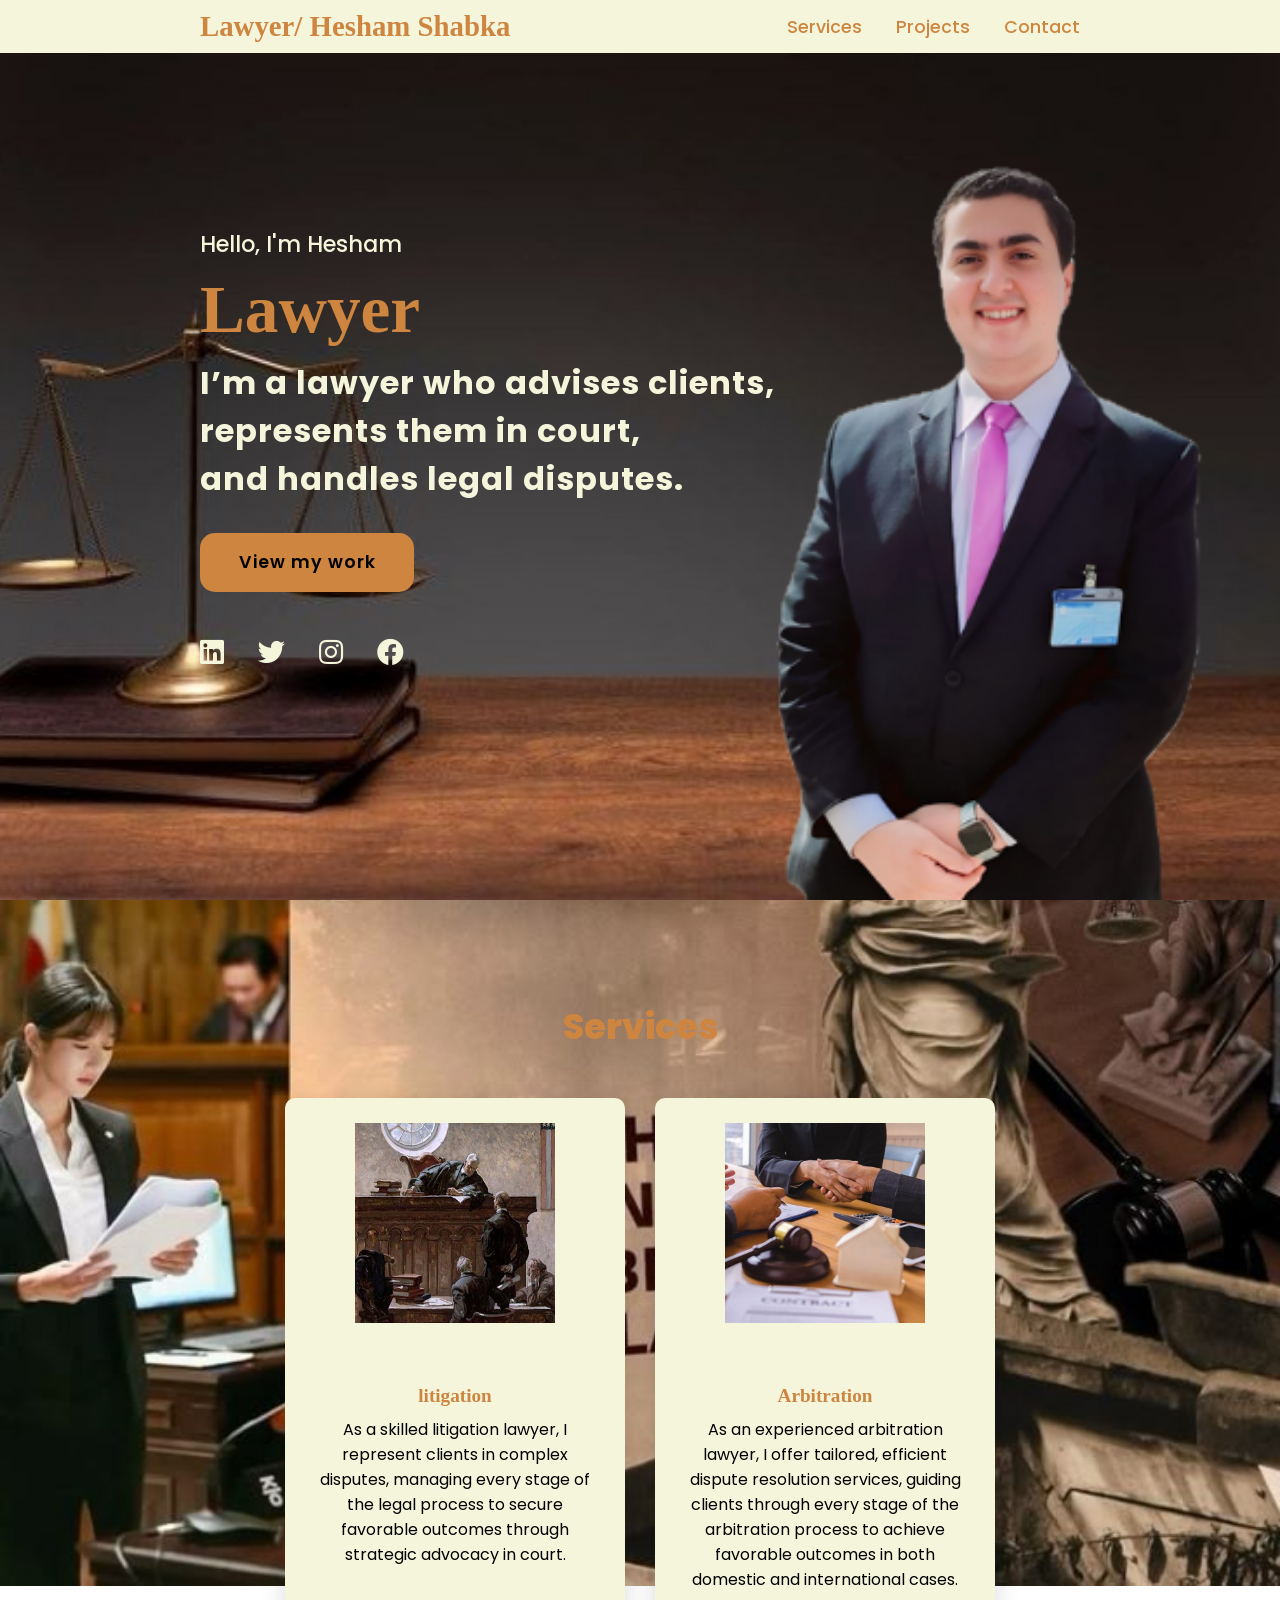
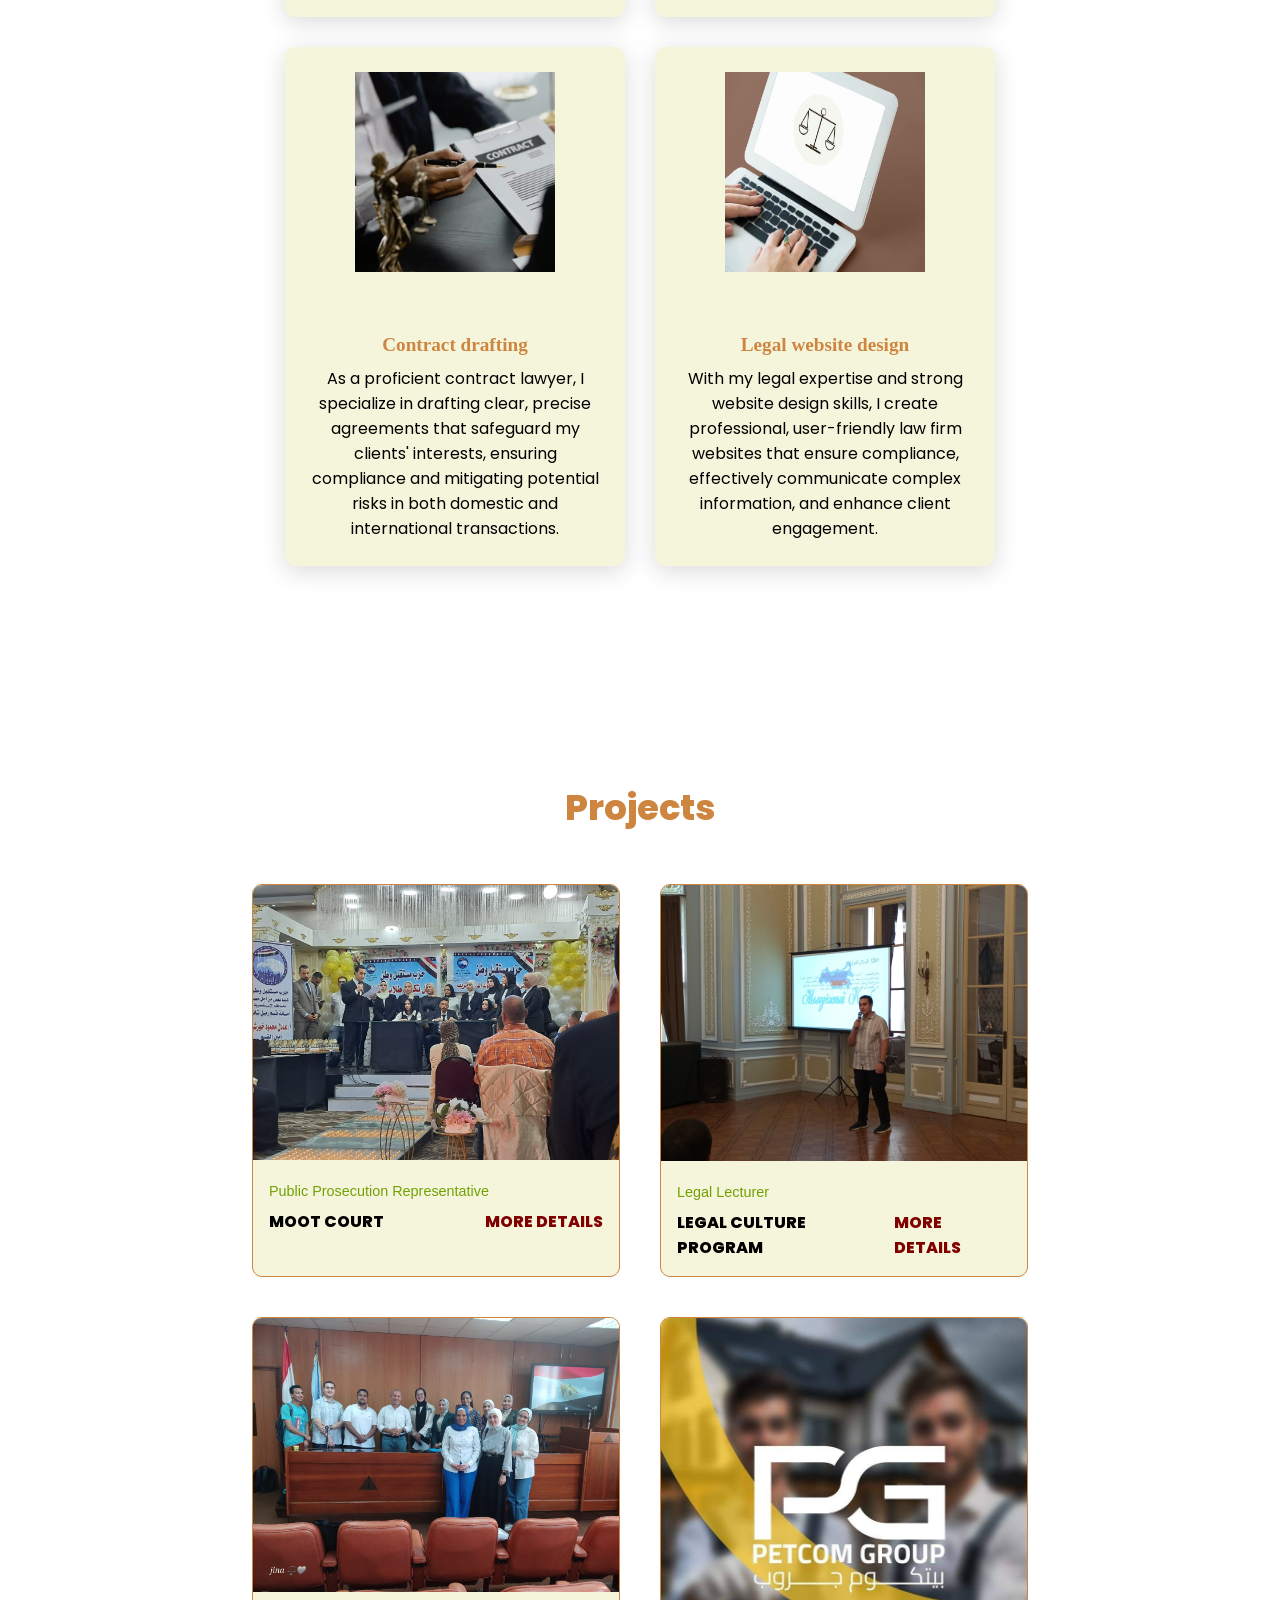
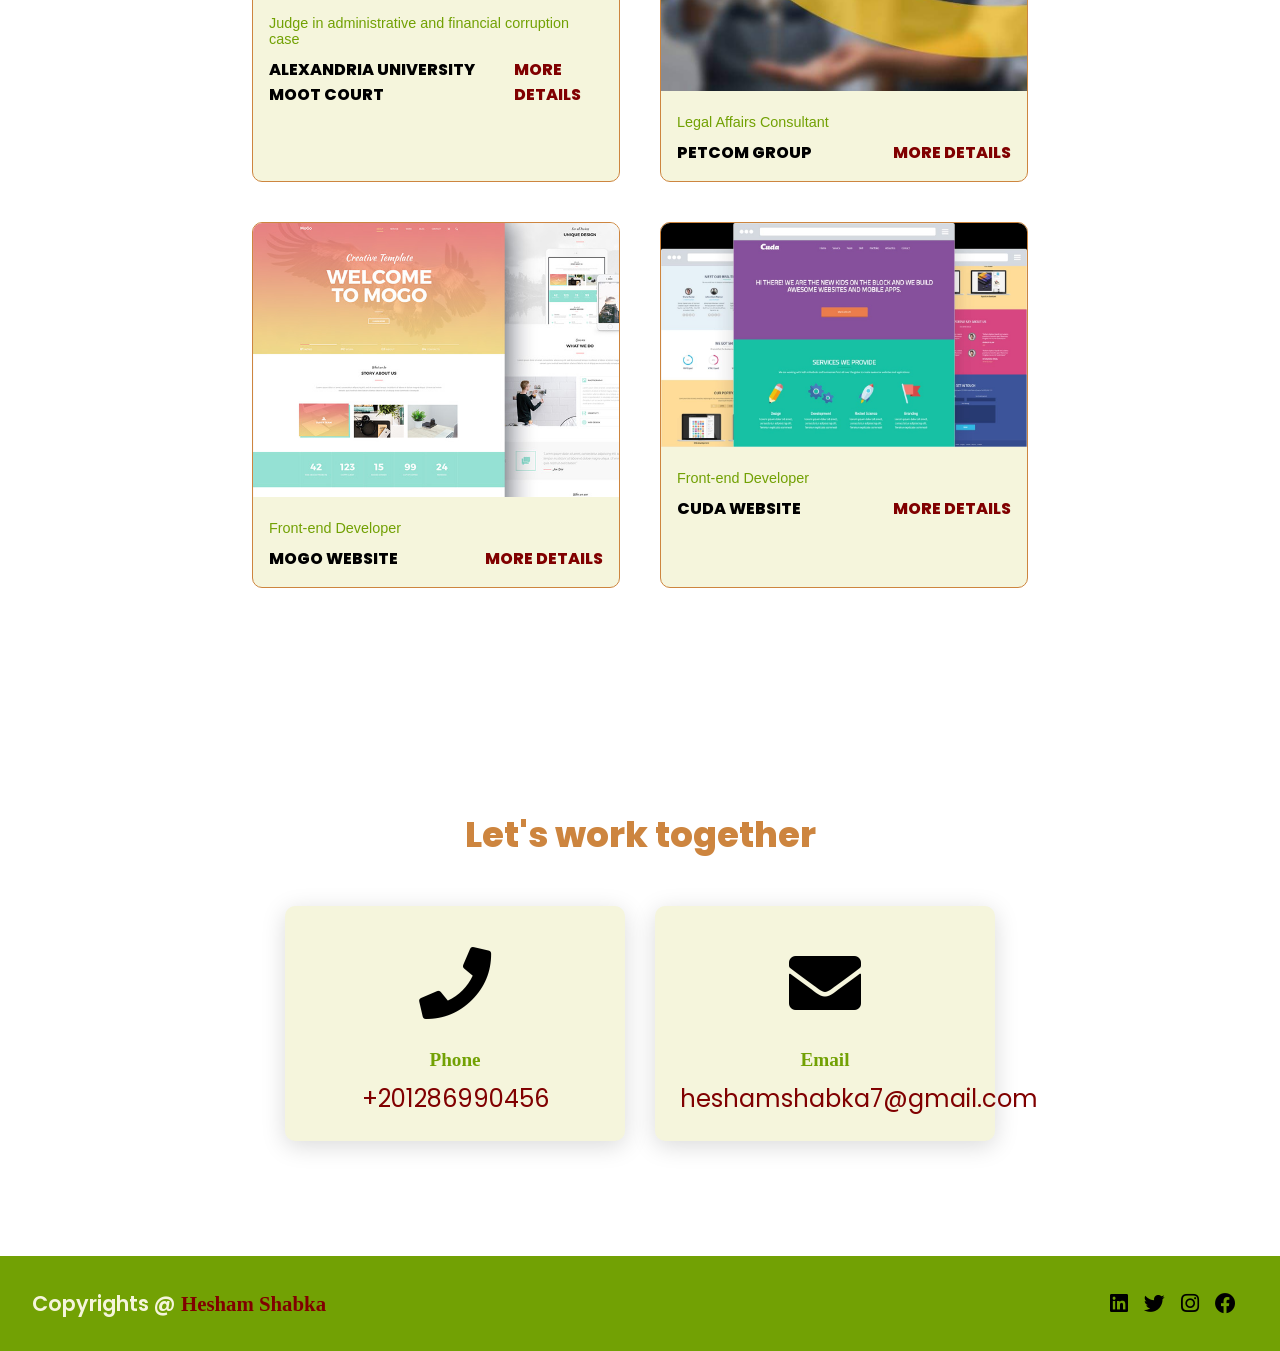
<file: hesham/index.html>
<!DOCTYPE html>
<html lang="en">
<head>
    <meta charset="UTF-8">
    <meta http-equiv="X-UA-Compatible" content="IE=edge">
    <meta name="viewport" content="width=device-width, initial-scale=1.0">
    <link rel="stylesheet" href="https://cdnjs.cloudflare.com/ajax/libs/font-awesome/5.15.4/css/all.min.css">
    <link rel="stylesheet" href="style.css">
    <title>Hesham's portfolio</title>
</head>
<body>

    <header>
        <!--===== Navbar Start =====-->
        <a href="/Portfolio Website last destination final/Portfolio Website last destination/Portfolio Website/index.html" class="logo">Lawyer/ Hesham Shabka</a>
        <nav class="navigation">
            <a href="#services">Services</a>
            <a href="#projects">Projects</a>
            <a href="#contact">Contact</a>
        </nav>
    </header>
<!--===== Navbar End =====-->

    <section class="main">
        <div>
            <h2>Hello, I'm Hesham<br><span>Lawyer</span></h2>
            <h3>I’m a lawyer who advises clients,<br>represents them in court,<br>and handles legal disputes.</h3>
            <a href="#projects" class="main-btn">View my work</a>
            <div class="social-icons">
                <a href="https://www.linkedin.com/in/hesham-shabaka-68a974268?utm_source=share&utm_campaign=share_via&utm_content=profile&utm_medium=android_app"><i class="fab fa-linkedin"></i></a>
                <a href="https://twitter.com/HeshamShabka?t=fQGW-5XlTatQNkCjCUVtMA&s=09"><i class="fab fa-twitter"></i></a>
                <a href="#"><i class="fab fa-instagram"></i></a>
                <a href="https://www.facebook.com/profile.php?id=100007635696757&mibextid=ZbWKwL"><i class="fab fa-facebook"></i></a>
            </div>
        </div>
    </section>
<!--services-->
    <section class="cards" id="services">
        <h2 class="title">Services</h2>
        <div class="content">
            <div class="card">
                <div class="icon">
                    <img src="images/eba3db43d3c2beaae92acebd9ef774e8.jpg" alt="law" width="200px" height="200px">
                </div>
                <div class="info">
                    <h3>litigation</h3>
                    <p>As a skilled litigation lawyer, I represent clients in complex disputes, managing every stage of the legal process to secure favorable outcomes through strategic advocacy in court.</p>
                </div>
            </div>
            <div class="card">
                <div class="icon">
                    <img src="images/a59d8ef092f1fb61c4e24bb7e885007a.jpg" alt="law" width="200px" height="200px">
                </div>
                <div class="info">
                    <h3>Arbitration</h3>
                    <p>As an experienced arbitration lawyer, I offer tailored, efficient dispute resolution services, guiding clients through every stage of the arbitration process to achieve favorable outcomes in both domestic and international cases.</p>
                </div>
            </div>
            <div class="card">
                <div class="icon">
                    <img src="images/43d4427719b24ceb5ada3ea82a426dc3.jpg" alt="law" width="200px" height="200px">
                </div>
                <div class="info">
                    <h3>Contract drafting</h3>
                    <p>As a proficient contract lawyer, I specialize in drafting clear, precise agreements that safeguard my clients' interests, ensuring compliance and mitigating potential risks in both domestic and international transactions.</p>
                </div>
            </div>
            <div class="card">
                <div class="icon">
                    <img src="images/9df21951e49c242f6167b6cb4cfab217.jpg" alt="law" width="200px" height="200px">
                </div>
                <div class="info">
                    <h3>Legal website design</h3>
                    <p>With my legal expertise and strong website design skills, I create professional, user-friendly law firm websites that ensure compliance, effectively communicate complex information, and enhance client engagement.</p>
                </div>
            </div>
        </div>
    </section>
<!--project-->
    <section class="projects" id="projects">
        <h2 class="title">Projects</h2>
        <div class="content">
            <div class="project-card">
                <div class="project-image">
                    <img src="images/IMG-20241002-WA0110.jpg" />
                </div>
                <div class="project-info">
                    <p class="project-category">Public Prosecution Representative</p>
                    <strong class="project-title">
                        <span>Moot Court</span>
                        <a href="#" class="more-details">More details</a>
                    </strong>
                </div>
            </div>
            <div class="project-card">
                <div class="project-image">
                    <img src="images/IMG-20240922-WA0167.jpg" />
                </div>
                <div class="project-info">
                    <p class="project-category">Legal Lecturer</p>
                    <strong class="project-title">
                        <span>Legal Culture Program</span>
                        <a href="#" class="more-details">More details</a>
                    </strong>
                </div>
            </div>
            <div class="project-card">
                <div class="project-image">
                    <img src="images/IMG-20240909-WA0132.jpg" />
                </div>
                <div class="project-info">
                    <p class="project-category">Judge in administrative and financial corruption case</p>
                    <strong class="project-title">
                        <span>Alexandria University Moot court</span>
                        <a href="#" class="more-details">More details</a>
                    </strong>
                </div>
            </div>
            <div class="project-card">
                <div class="project-image">
                    <img src="images/FB_IMG_1728835647308.jpg" />
                </div>
                <div class="project-info">
                    <p class="project-category">Legal Affairs Consultant</p>
                    <strong class="project-title">
                        <span>Petcom Group</span>
                        <a href="#" class="more-details">More details</a>
                    </strong>
                </div>
            </div>
            <div class="project-card">
                <div class="project-image">
                    <img src="images/IMG-20240913-WA0074.jpg" />
                </div>
                <div class="project-info">
                    <p class="project-category">Front-end Developer</p>
                    <strong class="project-title">
                        <span>MoGo Website</span>
                        <a href="#" class="more-details">More details</a>
                    </strong>
                </div>
            </div>
            <div class="project-card">
                <div class="project-image">
                    <img src="images/IMG-20240913-WA0075.jpg" />
                </div>
                <div class="project-info">
                    <p class="project-category">Front-end Developer </p>
                    <strong class="project-title">
                        <span>Cuda Website</span>
                        <a href="#" class="more-details">More details</a>
                    </strong>
                </div>
            </div>
        </div>
    </section>
<!--contact-->
    <section class="cards contact" id="contact">
        <h2 class="title">Let's work together</h2>
        <div class="content">
            <div class="card">
                <div class="icon">
                    <i class="fas fa-phone"></i>
                </div>
                <div class="info">
                    <h3>Phone</h3>
                    <p>+201286990456</p>
                </div>
            </div>
            <div class="card">
                <div class="icon">
                    <i class="fas fa-envelope"></i>
                </div>
                <div class="info">
                    <h3>Email</h3>
                    <p>heshamshabka7@gmail.com</p>
                </div>
            </div>
        </div>
    </section>
    <!--footer-->
    <footer class="footer">
        <p class="footer-title">Copyrights @ <span>Hesham Shabka</span></p>
        <div class="social-icons">
            <a href="https://www.linkedin.com/in/hesham-shabaka-68a974268?utm_source=share&utm_campaign=share_via&utm_content=profile&utm_medium=android_app"><i class="fab fa-linkedin"></i></a>
            <a href="https://twitter.com/HeshamShabka?t=fQGW-5XlTatQNkCjCUVtMA&s=09"><i class="fab fa-twitter"></i></a>
            <a href="#"><i class="fab fa-instagram"></i></a>
            <a href="https://www.facebook.com/profile.php?id=100007635696757&mibextid=ZbWKwL"><i class="fab fa-facebook"></i></a>
        </div>
    </footer>

</body>
</html>
</file>
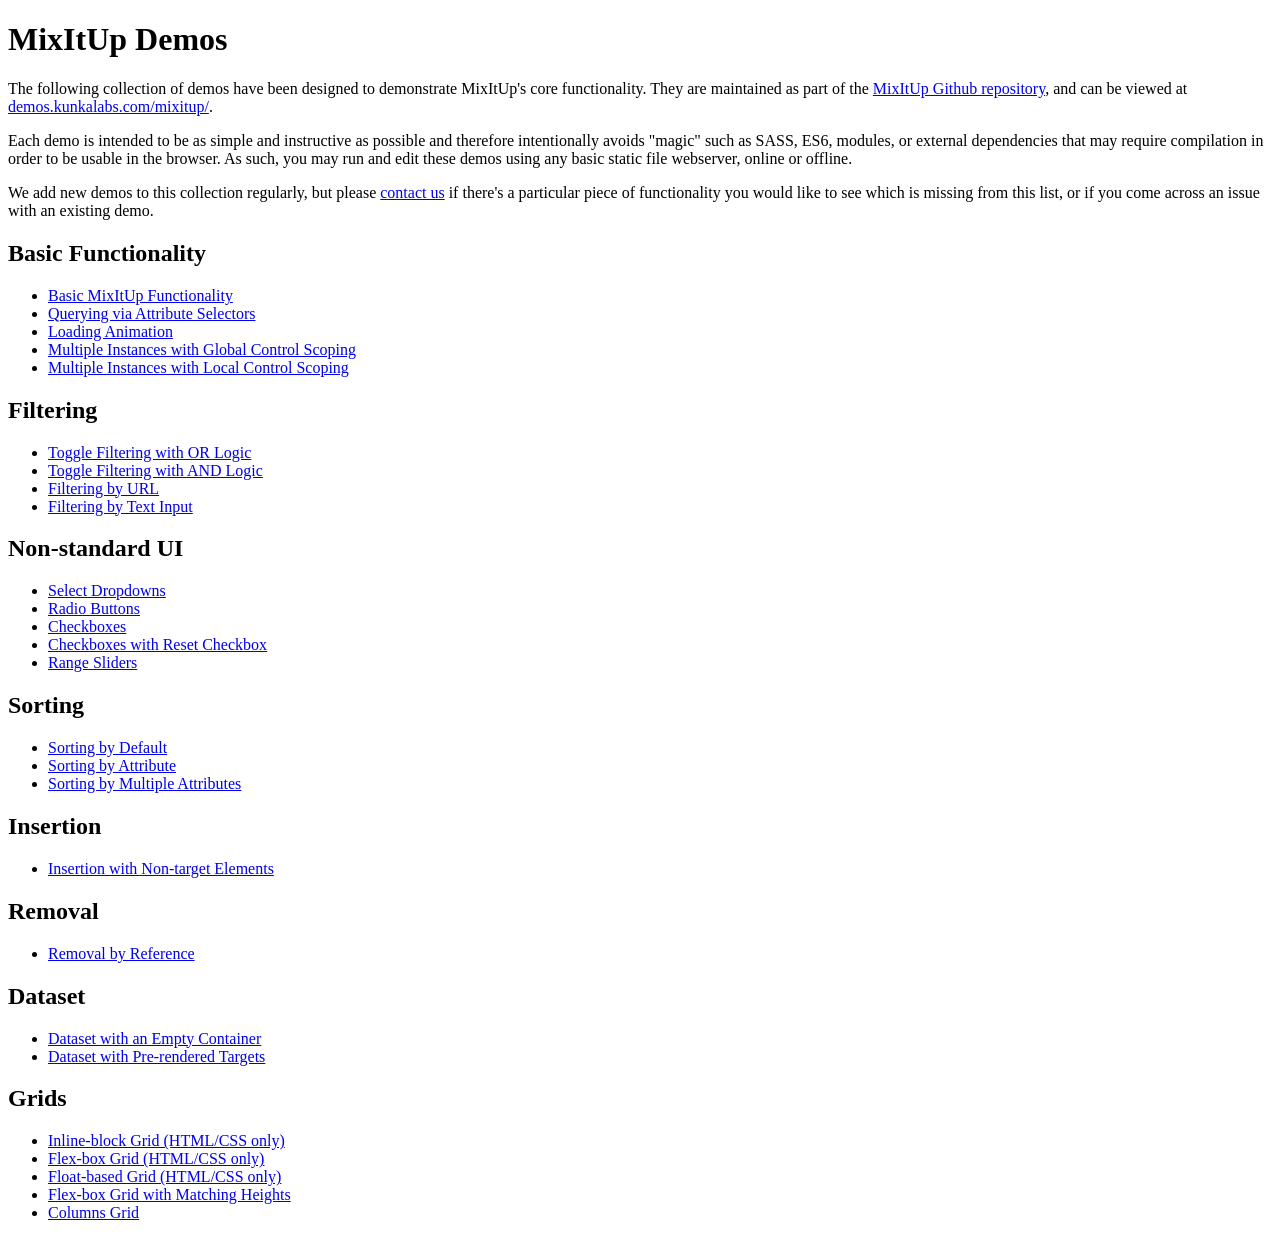
<file: amar/mix/demos/index.html>
<!DOCTYPE html>
<html>
    <head>
        <title>MixItUp Demos</title>
    </head>
    <body>
        <h1>MixItUp Demos</h1>

        <p>The following collection of demos have been designed to demonstrate MixItUp's core functionality. They are maintained as part of the <a href="https://github.com/patrickkunka/mixitup/tree/v3/demos">MixItUp Github repository</a>, and can be viewed at <a href="http://demos.kunkalabs.com/mixitup">demos.kunkalabs.com/mixitup/</a>.</p>

        <p>Each demo is intended to be as simple and instructive as possible and therefore intentionally avoids "magic" such as SASS, ES6, modules, or external dependencies that may require compilation in order to be usable in the browser. As such, you may run and edit these demos using any basic static file webserver, online or offline.</p>

        <p>We add new demos to this collection regularly, but please <a href="https://www.kunkalabs.com/contact-us/">contact us</a> if there's a particular piece of functionality you would like to see which is missing from this list, or if you come across an issue with an existing demo.</p>

        <h2>Basic Functionality</h2>

        <ul>
            <li><a href="./basic/">Basic MixItUp Functionality</a></li>
            <li><a href="./attribute-selectors/">Querying via Attribute Selectors</a></li>
            <li><a href="./loading-animation/">Loading Animation</a></li>
            <li><a href="./multiple-instances-global-control-scoping/">Multiple Instances with Global Control Scoping</a></li>
            <li><a href="./multiple-instances-local-control-scoping/">Multiple Instances with Local Control Scoping</a></li>
        </ul>

        <h2>Filtering</h2>

        <ul>
            <li><a href="./toggle-filtering-or-logic/">Toggle Filtering with OR Logic</a></li>
            <li><a href="./toggle-filtering-and-logic/">Toggle Filtering with AND Logic</a></li>
            <li><a href="./filtering-by-url/">Filtering by URL</a></li>
            <li><a href="./filtering-by-text-input/">Filtering by Text Input</a></li>
        </ul>

        <h2>Non-standard UI</h2>

        <ul>
            <li><a href="./select-dropdowns/">Select Dropdowns</a></li>
            <li><a href="./radio-buttons/">Radio Buttons</a></li>
            <li><a href="./checkboxes/">Checkboxes</a></li>
            <li><a href="./checkboxes-with-reset-checkbox/">Checkboxes with Reset Checkbox</a></li>
            <li><a href="./filtering-by-range/">Range Sliders</a></li>
        </ul>

        <h2>Sorting</h2>

        <ul>
            <li><a href="./sorting-by-default/">Sorting by Default</a></li>
            <li><a href="./sorting-by-attribute/">Sorting by Attribute</a></li>
            <li><a href="./sorting-by-multiple-attributes/">Sorting by Multiple Attributes</a></li>
        </ul>

        <h2>Insertion</h2>

        <ul>
            <li><a href="./insertion-non-target-elements/">Insertion with Non-target Elements</a></li>
        </ul>

        <h2>Removal</h2>

        <ul>
            <li><a href="./removal-by-reference/">Removal by Reference</a></li>
        </ul>

        <h2>Dataset</h2>

        <ul>
            <li><a href="./dataset-empty-container/">Dataset with an Empty Container</a></li>
            <li><a href="./dataset-pre-rendered-targets/">Dataset with Pre-rendered Targets</a></li>
        </ul>

        <h2>Grids</h2>

        <ul>
            <li><a href="./grid-inline-block/">Inline-block Grid (HTML/CSS only)</a></li>
            <li><a href="./grid-flex-box/">Flex-box Grid (HTML/CSS only)</a></li>
            <li><a href="./grid-floats/">Float-based Grid (HTML/CSS only)</a></li>
            <li><a href="./grid-flex-box-matching-heights/">Flex-box Grid with Matching Heights</a></li>
            <li><a href="./grid-columns/">Columns Grid</a></li>
        </ul>
    </body>
</html>
</file>
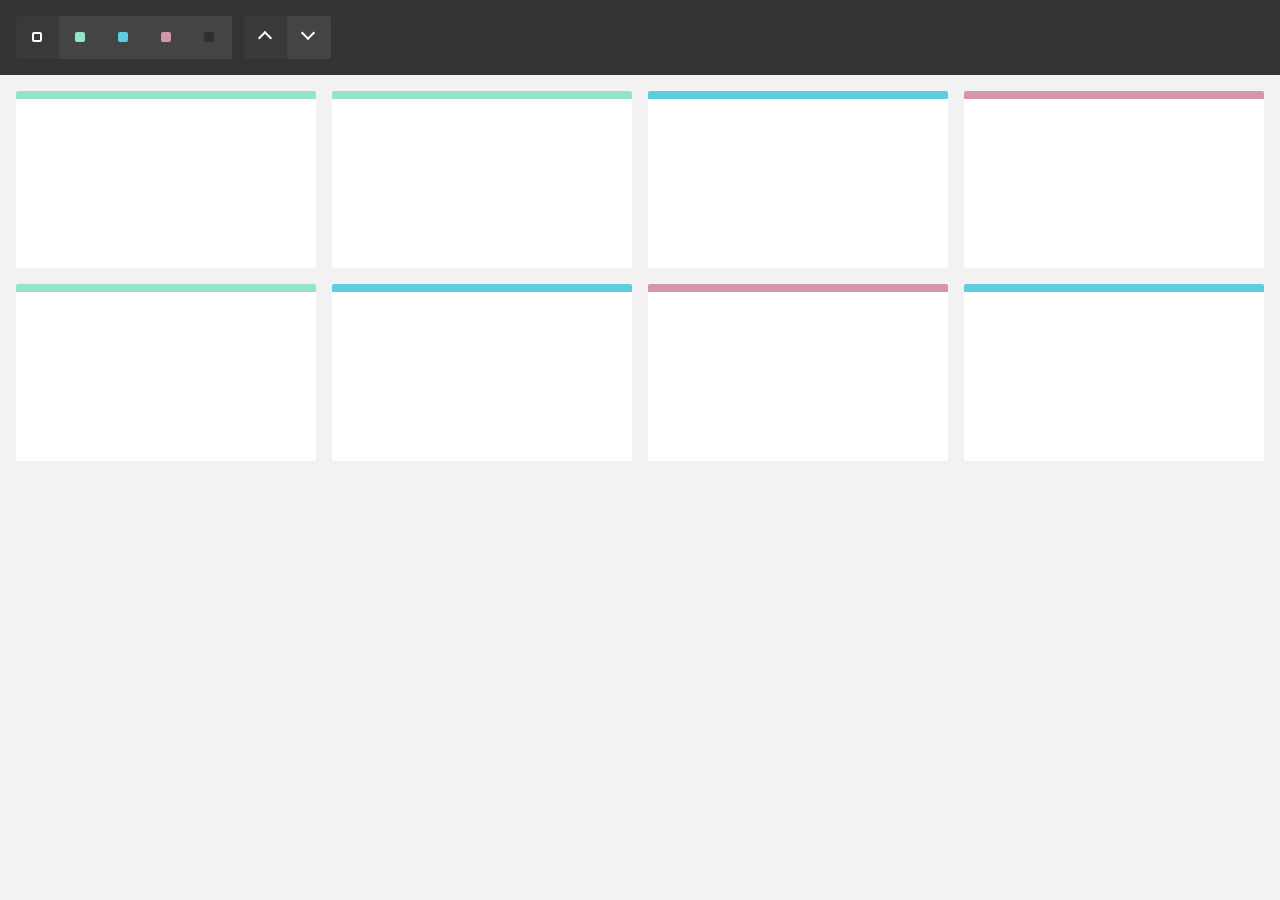
<file: amar/mix/demos/attribute-selectors/index.html>
<!DOCTYPE html>
<html>
    <head>
        <meta name="viewport" content="width=device-width, initial-scale=1">

        <link href="../reset.css" rel="stylesheet"/>
        <link href="./style.css" rel="stylesheet"/>

        <title>MixItUp Demo - Querying via Attribute Selectors</title>
    </head>
    <body>
        <div class="controls">
            <button type="button" class="control" data-filter="all">All</button>
            <button type="button" class="control" data-filter=".green">Green</button>
            <button type="button" class="control" data-filter=".blue">Blue</button>
            <button type="button" class="control" data-filter=".pink">Pink</button>
            <button type="button" class="control" data-filter="none">None</button>

            <button type="button" class="control" data-sort="default:asc">Asc</button>
            <button type="button" class="control" data-sort="default:desc">Desc</button>
        </div>

        <div class="container" data-ref="mixitup-container">
            <div class="item green" data-ref="mixitup-target"></div>
            <div class="item green" data-ref="mixitup-target"></div>
            <div class="item blue" data-ref="mixitup-target"></div>
            <div class="item pink" data-ref="mixitup-target"></div>
            <div class="item green" data-ref="mixitup-target"></div>
            <div class="item blue" data-ref="mixitup-target"></div>
            <div class="item pink" data-ref="mixitup-target"></div>
            <div class="item blue" data-ref="mixitup-target"></div>

            <div class="gap"></div>
            <div class="gap"></div>
            <div class="gap"></div>
        </div>

        <script src="../mixitup.min.js"></script>

        <script>
            var containerEl = document.querySelector('[data-ref~="mixitup-container"]');

            var mixer = mixitup(containerEl, {
                selectors: {
                    target: '[data-ref~="mixitup-target"]'
                }
            });
        </script>
    </body>
</html>
</file>
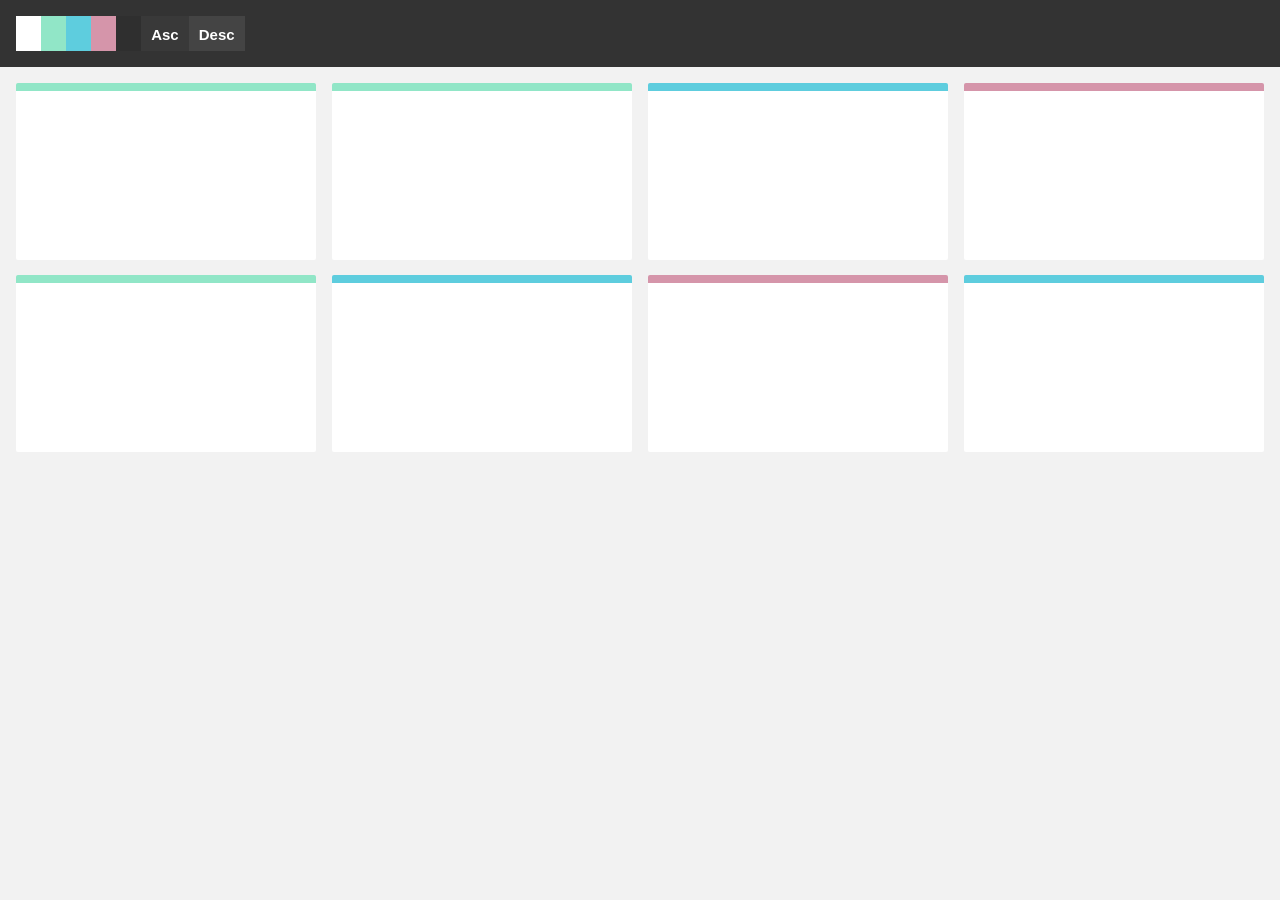
<file: amar/mix/demos/basic-ie-8/index.html>
<!DOCTYPE html>
<html>
    <head>
        <meta name="viewport" content="width=device-width, initial-scale=1">

        <link href="../reset.css" rel="stylesheet"/>
        <link href="./style.css" rel="stylesheet"/>

        <title>MixItUp Demo - Basic (IE8 Compatible Layout)</title>
    </head>
    <body>
        <div class="controls">
            <button type="button" class="control" data-filter="all"></button>
            <button type="button" class="control" data-filter=".green"></button>
            <button type="button" class="control" data-filter=".blue"></button>
            <button type="button" class="control" data-filter=".pink"></button>
            <button type="button" class="control" data-filter="none"></button>

            <button type="button" class="control" data-sort="default:asc">Asc</button>
            <button type="button" class="control" data-sort="default:desc">Desc</button>
        </div>

        <div class="container">
            <div class="mix green"></div>
            <div class="mix green"></div>
            <div class="mix blue"></div>
            <div class="mix pink"></div>
            <div class="mix green"></div>
            <div class="mix blue"></div>
            <div class="mix pink"></div>
            <div class="mix blue"></div>

            <div class="gap"></div>
            <div class="gap"></div>
            <div class="gap"></div>
        </div>

        <script src="../mixitup.min.js"></script>

        <script>
            var containerEl = document.querySelector('.container');

            var mixer = mixitup(containerEl);
        </script>
    </body>
</html>
</file>
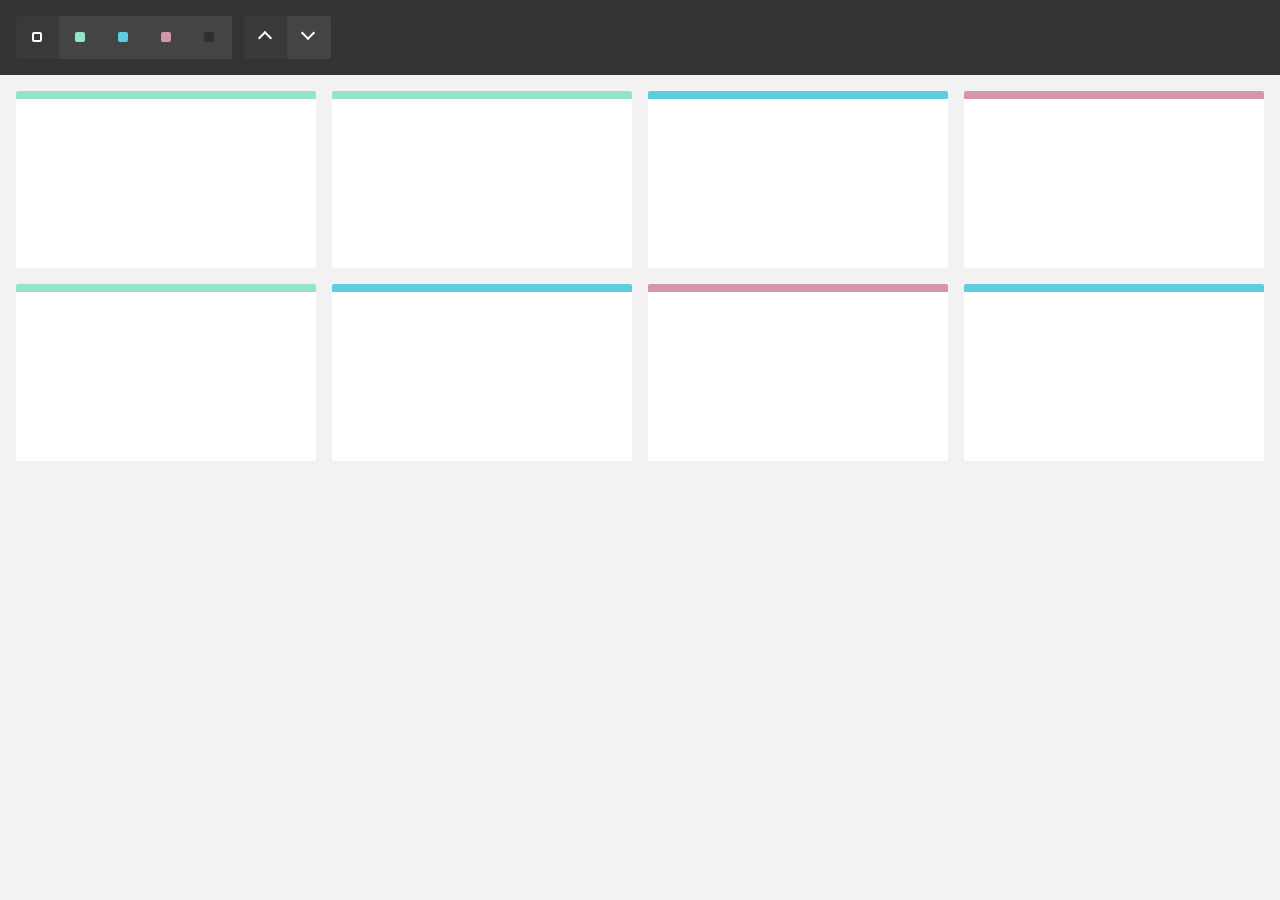
<file: amar/mix/demos/basic/index.html>
<!DOCTYPE html>
<html>
    <head>
        <meta name="viewport" content="width=device-width, initial-scale=1">

        <link href="../reset.css" rel="stylesheet"/>
        <link href="./style.css" rel="stylesheet"/>

        <title>MixItUp Demo - Basic</title>
    </head>
    <body>
        <div class="controls">
            <button type="button" class="control" data-filter="all">All</button>
            <button type="button" class="control" data-filter=".green">Green</button>
            <button type="button" class="control" data-filter=".blue">Blue</button>
            <button type="button" class="control" data-filter=".pink">Pink</button>
            <button type="button" class="control" data-filter="none">None</button>

            <button type="button" class="control" data-sort="default:asc">Asc</button>
            <button type="button" class="control" data-sort="default:desc">Desc</button>
        </div>

        <div class="container">
            <div class="mix green"></div>
            <div class="mix green"></div>
            <div class="mix blue"></div>
            <div class="mix pink"></div>
            <div class="mix green"></div>
            <div class="mix blue"></div>
            <div class="mix pink"></div>
            <div class="mix blue"></div>

            <div class="gap"></div>
            <div class="gap"></div>
            <div class="gap"></div>
        </div>

        <script src="../mixitup.min.js"></script>

        <script>
            var containerEl = document.querySelector('.container');

            var mixer = mixitup(containerEl);
        </script>
    </body>
</html>
</file>
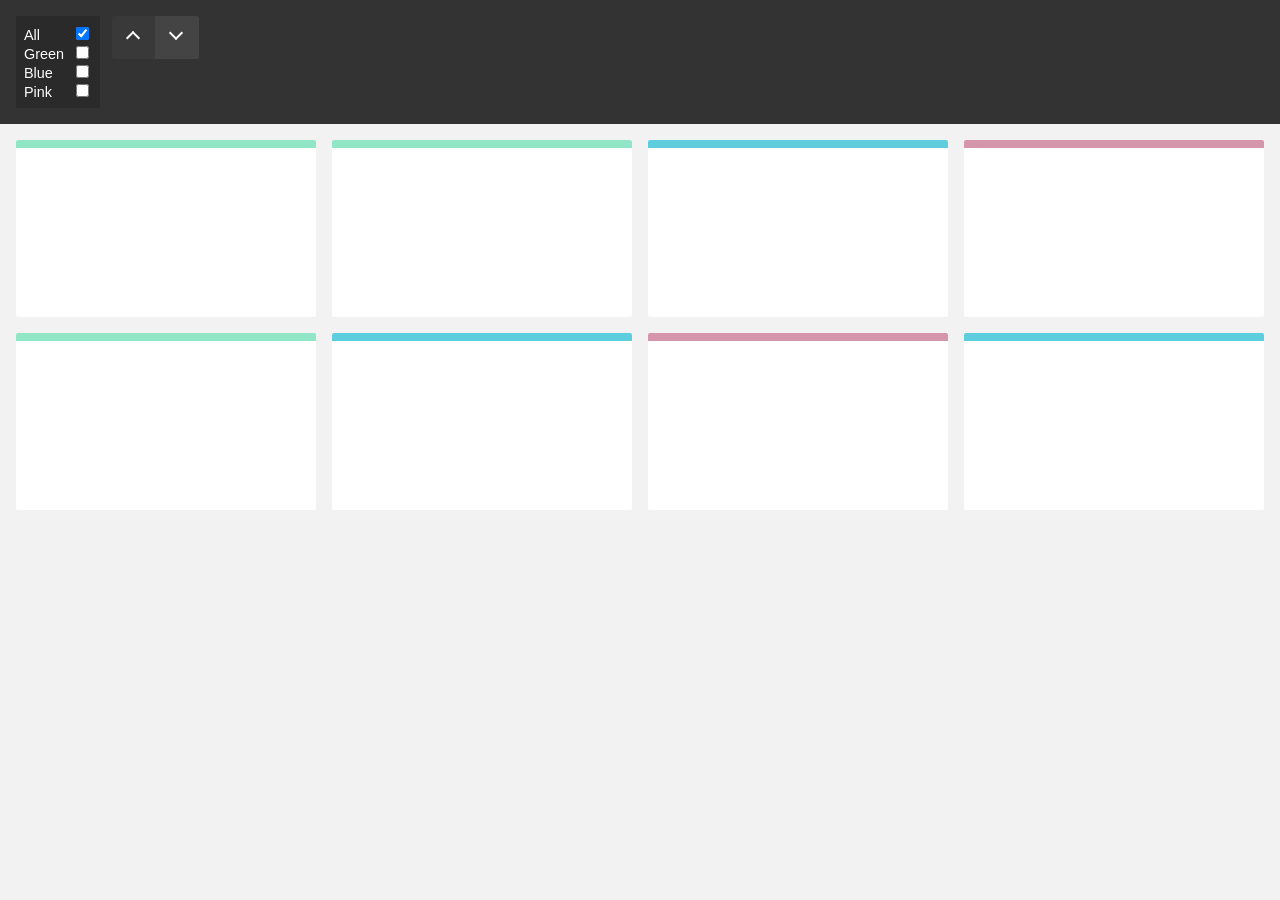
<file: amar/mix/demos/checkboxes-with-reset-checkbox/index.html>
<!DOCTYPE html>
<html>
    <head>
        <meta name="viewport" content="width=device-width, initial-scale=1">

        <link href="../reset.css" rel="stylesheet"/>
        <link href="./style.css" rel="stylesheet"/>

        <title>MixItUp Demo - Checkboxes with Reset Checkbox</title>
    </head>
    <body>
        <div class="controls">
            <div class="checkbox-group">
                <div class="checkbox">
                    <label class="checkbox-label">All</label>
                    <input type="checkbox" value="all" checked/>
                </div>

                <div class="checkbox">
                    <label class="checkbox-label">Green</label>
                    <input type="checkbox" value=".green"/>
                </div>

                <div class="checkbox">
                    <label class="checkbox-label">Blue</label>
                    <input type="checkbox" value=".blue"/>
                </div>

                <div class="checkbox">
                    <label class="checkbox-label">Pink</label>
                    <input type="checkbox" value=".pink"/>
                </div>
            </div>

            <button type="button" class="control" data-sort="default:asc">Asc</button>
            <button type="button" class="control" data-sort="default:desc">Desc</button>
        </div>

        <div class="container">
            <div class="mix green"></div>
            <div class="mix green"></div>
            <div class="mix blue"></div>
            <div class="mix pink"></div>
            <div class="mix green"></div>
            <div class="mix blue"></div>
            <div class="mix pink"></div>
            <div class="mix blue"></div>

            <div class="gap"></div>
            <div class="gap"></div>
            <div class="gap"></div>
        </div>

        <script src="../mixitup.min.js"></script>

        <script>
            // In this example, we must bind a 'change' event handler to
            // our checkboxes, then interact with the mixer via
            // its .filter() API methods.

            var containerEl = document.querySelector('.container');
            var checkboxGroup = document.querySelector('.checkbox-group');
            var checkboxes = checkboxGroup.querySelectorAll('input[type="checkbox"]');
            var allCheckbox = checkboxGroup.querySelector('input[value="all"]');

            var mixer = mixitup(containerEl);

            checkboxGroup.addEventListener('change', function(e) {
                var selectors = [];
                var checkbox;
                var i;

                if (e.target === allCheckbox && e.target.checked) {
                    // If the "all" checkbox was checked, uncheck all other checkboxes

                    for (i = 0; i < checkboxes.length; i++) {
                        checkbox = checkboxes[i];

                        if (checkbox !== allCheckbox) checkbox.checked = false;
                    }
                } else {
                    // Another checkbox was changed, uncheck "all".

                    allCheckbox.checked = false;
                }

                // Iterate through all checkboxes, pushing the
                // values of those that are checked into an array

                for (i = 0; i < checkboxes.length; i++) {
                    checkbox = checkboxes[i];

                    if (checkbox.checked) selectors.push(checkbox.value);
                }

                // If there are values in the array, join it into a string
                // using your desired logic, and send to the mixer's .filter()
                // method, otherwise filter by 'all'

                var selectorString = selectors.length > 0 ?
                    selectors.join(',') : // or '.' for AND logic
                    'all';

                mixer.filter(selectorString);
            });
        </script>
    </body>
</html>
</file>
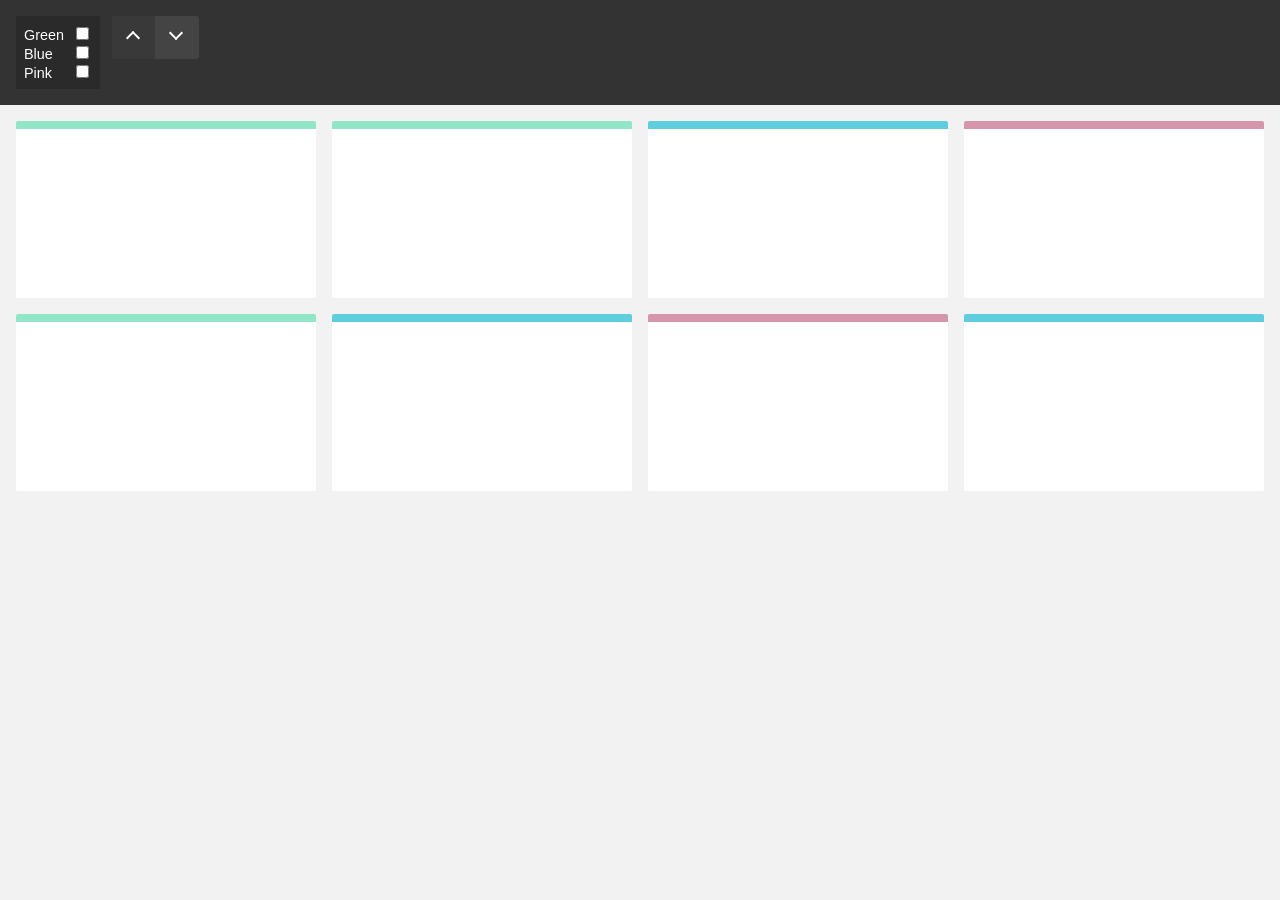
<file: amar/mix/demos/checkboxes/index.html>
<!DOCTYPE html>
<html>
    <head>
        <meta name="viewport" content="width=device-width, initial-scale=1">

        <link href="../reset.css" rel="stylesheet"/>
        <link href="./style.css" rel="stylesheet"/>

        <title>MixItUp Demo - Checkboxes</title>
    </head>
    <body>
        <div class="controls">
            <div class="checkbox-group">
                <div class="checkbox">
                    <label class="checkbox-label">Green</label>
                    <input type="checkbox" value=".green"/>
                </div>

                <div class="checkbox">
                    <label class="checkbox-label">Blue</label>
                    <input type="checkbox" value=".blue"/>
                </div>

                <div class="checkbox">
                    <label class="checkbox-label">Pink</label>
                    <input type="checkbox" value=".pink"/>
                </div>
            </div>

            <button type="button" class="control" data-sort="default:asc">Asc</button>
            <button type="button" class="control" data-sort="default:desc">Desc</button>
        </div>

        <div class="container">
            <div class="mix green"></div>
            <div class="mix green"></div>
            <div class="mix blue"></div>
            <div class="mix pink"></div>
            <div class="mix green"></div>
            <div class="mix blue"></div>
            <div class="mix pink"></div>
            <div class="mix blue"></div>

            <div class="gap"></div>
            <div class="gap"></div>
            <div class="gap"></div>
        </div>

        <script src="../mixitup.min.js"></script>

        <script>
            // In this example, we must bind a 'change' event handler to
            // our checkboxes, then interact with the mixer via
            // its .filter() API methods.

            var containerEl = document.querySelector('.container');
            var checkboxGroup = document.querySelector('.checkbox-group');
            var checkboxes = checkboxGroup.querySelectorAll('input[type="checkbox"]');

            var mixer = mixitup(containerEl);

            checkboxGroup.addEventListener('change', function() {
                var selectors = [];

                // Iterate through all checkboxes, pushing the
                // values of those that are checked into an array

                for (var i = 0; i < checkboxes.length; i++) {
                    var checkbox = checkboxes[i];

                    if (checkbox.checked) selectors.push(checkbox.value);
                }

                // If there are values in the array, join it into a string
                // using your desired logic, and send to the mixer's .filter()
                // method, otherwise filter by 'all'

                var selectorString = selectors.length > 0 ?
                    selectors.join(',') : // or '.' for AND logic
                    'all';

                mixer.filter(selectorString);
            });
        </script>
    </body>
</html>
</file>
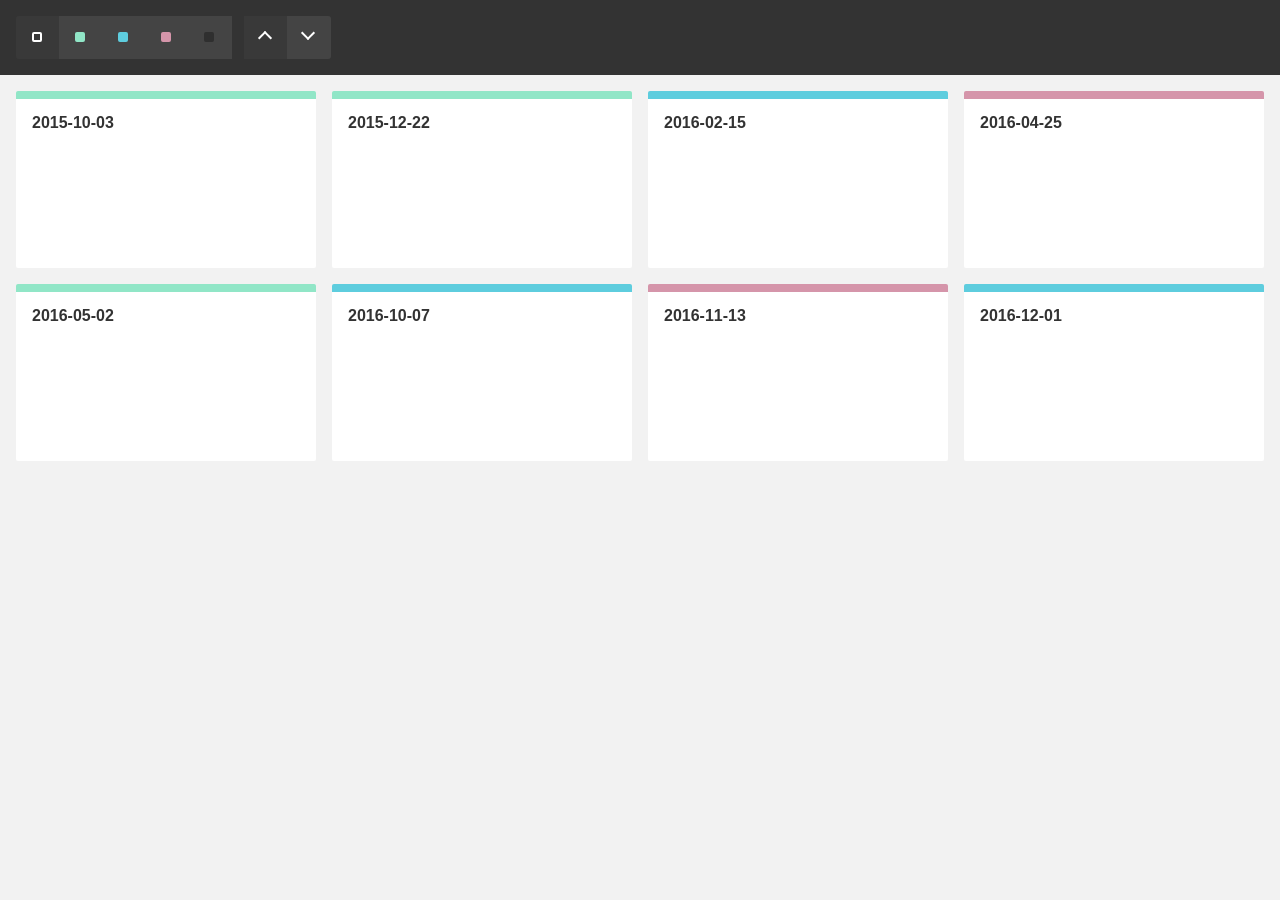
<file: amar/mix/demos/dataset-empty-container/index.html>
<!DOCTYPE html>
<html>
    <head>
        <meta name="viewport" content="width=device-width, initial-scale=1">

        <link href="../reset.css" rel="stylesheet"/>
        <link href="./style.css" rel="stylesheet"/>

        <title>MixItUp Demo - Dataset with an Empty Container</title>
    </head>
    <body>
        <div class="controls" data-ref="controls">
            <button type="button" class="control control-filter" data-ref="filter" data-color="all">All</button>
            <button type="button" class="control control-filter" data-ref="filter" data-color="green">Green</button>
            <button type="button" class="control control-filter" data-ref="filter" data-color="blue">Blue</button>
            <button type="button" class="control control-filter" data-ref="filter" data-color="pink">Pink</button>
            <button type="button" class="control control-filter" data-ref="filter" data-color="none">None</button>

            <button type="button" class="control control-sort" data-ref="sort" data-key="publishedDate" data-order="asc">Asc</button>
            <button type="button" class="control control-sort" data-ref="sort" data-key="publishedDate" data-order="desc">Desc</button>
        </div>

        <div class="container" data-ref="container">
            <div class="gap" data-ref="first-gap"></div>
            <div class="gap"></div>
            <div class="gap"></div>
        </div>

        <script src="../mock-api.js"></script>
        <script src="../mixitup.min.js"></script>

        <script>
            // Typically, our data would live in a DB and be retrieved via a JSON API, but in
            // this demo we will create a mock dataset using an array literal:

            var items = [
                {
                    id: 1,
                    color: 'green',
                    publishedDate: '2015-10-03'
                },
                {
                    id: 2,
                    color: 'green',
                    publishedDate: '2015-12-22'
                },
                {
                    id: 3,
                    color: 'blue',
                    publishedDate: '2016-02-15'
                },
                {
                    id: 4,
                    color: 'pink',
                    publishedDate: '2016-04-25'
                },
                {
                    id: 5,
                    color: 'green',
                    publishedDate: '2016-05-02'
                },
                {
                    id: 6,
                    color: 'blue',
                    publishedDate: '2016-10-07'
                },
                {
                    id: 7,
                    color: 'pink',
                    publishedDate: '2016-11-13'
                },
                {
                    id: 8,
                    color: 'blue',
                    publishedDate: '2016-12-01'
                }
            ];

            // The `Api` class is not part of MixItUp and has been created to mock
            // the asyncronous fetching of data for this demo. To use it, we must
            // create an api instance, passing in our mock data to represent the
            // contents of a DB.

            var api = new Api(items);

            // As we'll be building and binding our own UI, we'll start with caching
            // references to any DOM elements we'll need to work with

            var controls  = document.querySelector('[data-ref="controls"]');
            var filters   = document.querySelectorAll('[data-ref="filter"]');
            var sorts     = document.querySelectorAll('[data-ref="sort"]');
            var container = document.querySelector('[data-ref="container"]');

            // "Gap" elements are used to maintain even columns in a justified grid. See our
            // "MixItUp Grid Layouts" tutorial for more information.

            var firstGap = document.querySelector('[data-ref="first-gap"]');

            // We'll need to keep track of our active current filter so
            // that we can sort within the current filter.

            var activeColor = '';

            // Instantiate and configure the mixer

            var mixer = mixitup(container, {
                selectors: {
                    target: '[data-ref="item"]' // Query targets with an attribute selector to keep our JS and styling classes seperate
                },
                layout: {
                    siblingAfter: firstGap // Ensure the first "gap" element is known to mixitup incase of insertion into an empty container
                },
                data: {
                    uidKey: 'id' // Our data model must have a unique id. In this case, its key is 'id'
                },
                render: { // We must provide a target render function incase we need to render new items not in the initial dataset (not used in this demo)
                    target: function(item) {
                        return '<div class="item ' + item.color + '" data-ref="item"><time class="published-date">' + item.publishedDate + '</time></div>';
                    }
                }
            });

            /**
             * A helper function to set an active styling class on an active button,
             * and remove it from its siblings at the same time.
             *
             * @param {HTMLElement} activeButton
             * @param {HTMLELement[]} siblings
             * @return {void}
             */

            function activateButton(activeButton, siblings) {
                var button;
                var i;

                for (i = 0; i < siblings.length; i++) {
                    button = siblings[i];

                    button.classList[button === activeButton ? 'add' : 'remove']('control-active');
                }
            }

            /**
             * A click handler to detect the type of button clicked, read off the
             * relevent attributes, call the API, and trigger a dataset operation.
             *
             * @param   {HTMLElement} button
             * @return  {void}
             */

            function handleButtonClick(button) {
                // Define default values for color, sortBy and order
                // incase they are not present in the clicked button

                var color  = activeColor;
                var sortBy = 'id';
                var order  = 'asc';

                // If button is already active, or an operation is in progress, ignore the click

                if (button.classList.contains('control-active') || mixer.isMixing()) return;

                // Else, check what type of button it is, if any

                if (button.matches('[data-ref="filter"]')) {
                    // Filter button

                    activateButton(button, filters);

                    color = activeColor = button.getAttribute('data-color');
                } else if (button.matches('[data-ref="sort"]')) {
                    // Sort button

                    activateButton(button, sorts);

                    sortBy = button.getAttribute('data-key');
                    order = button.getAttribute('data-order');
                } else {
                    // Not a button

                    return;
                }

                // Now that we have our color filter and sorting order, we can fetch some data from the API.

                api.get({
                    color: color,
                    $sort_by: sortBy,
                    $order: order
                })
                    .then(function(items) {
                        // Our api returns an array of items which we can send
                        // straight to our mixer using the .dataset() method

                        return mixer.dataset(items);
                    })
                    .then(function(state) {
                        console.log('fetched ' + state.activeDataset.length + ' items');
                    })
                    .catch(console.error.bind(console));
            }

            // We can now set up a handler to listen for "click" events on our UI buttons

            controls.addEventListener('click', function(e) {
                handleButtonClick(e.target);
            });

            // Set controls the active controls on startup to match the default filter and sort

            activateButton(controls.querySelector('[data-color="all"]'), filters);
            activateButton(controls.querySelector('[data-order="asc"]'), sorts);

            // Finally, load the full dataset into the mixer

            mixer.dataset(items)
                .then(function(state) {
                    console.log('loaded ' + state.activeDataset.length + ' items');
                });

            // NB: Always remember to destroy the instance with mixer.destroy() when your
            // component unmounts to ensure that event handlers are unbound and the
            // instance can be garbage collected.
        </script>
    </body>
</html>
</file>
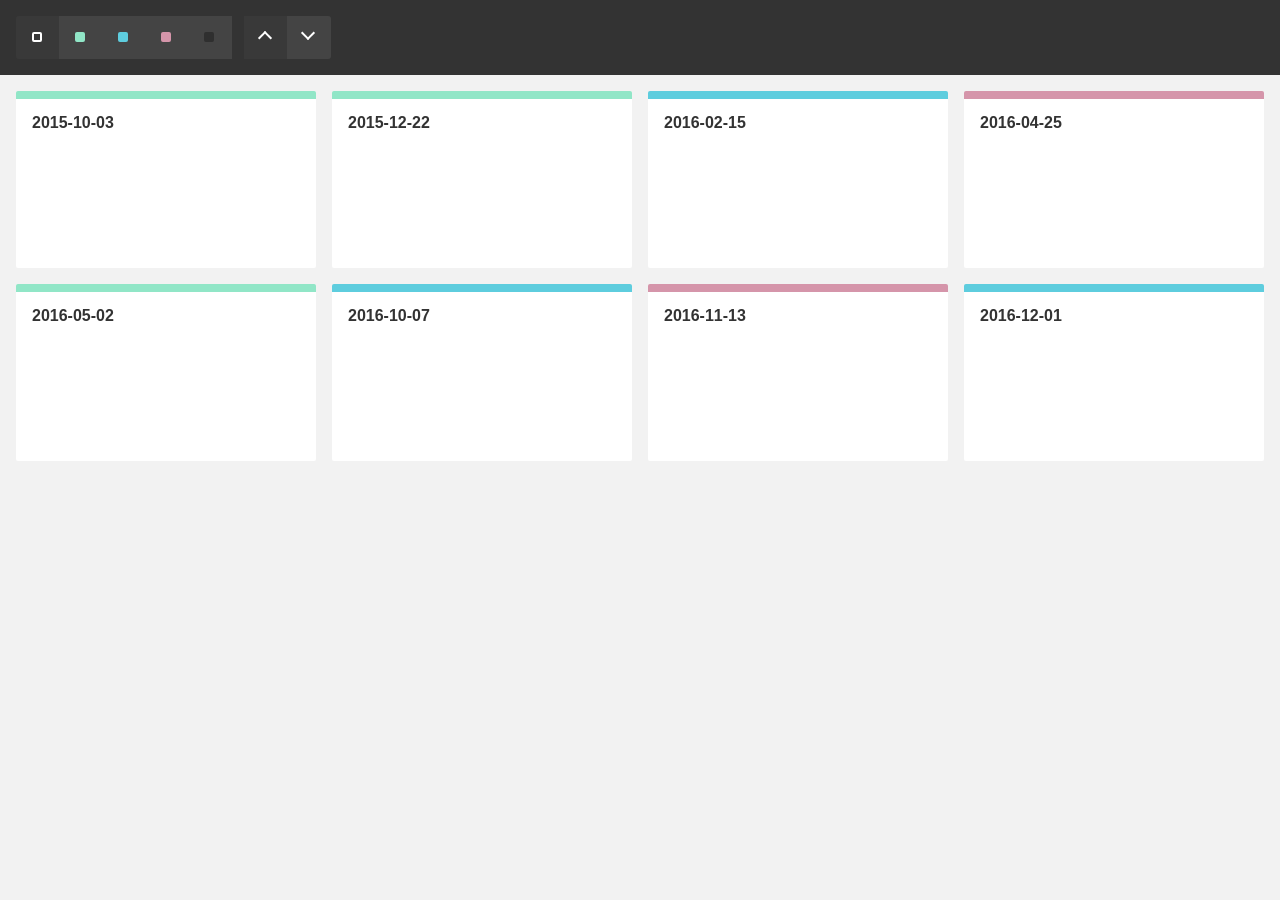
<file: amar/mix/demos/dataset-pre-rendered-targets/index.html>
<!DOCTYPE html>
<html>
    <head>
        <meta name="viewport" content="width=device-width, initial-scale=1">

        <link href="../reset.css" rel="stylesheet"/>
        <link href="./style.css" rel="stylesheet"/>

        <title>MixItUp Demo - Dataset with Pre-rendered Targets</title>
    </head>
    <body>
        <div class="controls" data-ref="controls">
            <button type="button" class="control control-filter" data-ref="filter" data-color="all">All</button>
            <button type="button" class="control control-filter" data-ref="filter" data-color="green">Green</button>
            <button type="button" class="control control-filter" data-ref="filter" data-color="blue">Blue</button>
            <button type="button" class="control control-filter" data-ref="filter" data-color="pink">Pink</button>
            <button type="button" class="control control-filter" data-ref="filter" data-color="none">None</button>

            <button type="button" class="control control-sort" data-ref="sort" data-key="publishedDate" data-order="asc">Asc</button>
            <button type="button" class="control control-sort" data-ref="sort" data-key="publishedDate" data-order="desc">Desc</button>
        </div>

        <div class="container" data-ref="container">
            <div class="item green" data-ref="item">
                <time class="published-date">2015-10-03</time>
            </div>

            <div class="item green" data-ref="item">
                <time class="published-date">2015-12-22</time>
            </div>

            <div class="item blue" data-ref="item">
                <time class="published-date">2016-02-15</time>
            </div>

            <div class="item pink" data-ref="item">
                <time class="published-date">2016-04-25</time>
            </div>

            <div class="item green" data-ref="item">
                <time class="published-date">2016-05-02</time>
            </div>

            <div class="item blue" data-ref="item">
                <time class="published-date">2016-10-07</time>
            </div>

            <div class="item pink" data-ref="item">
                <time class="published-date">2016-11-13</time>
            </div>

            <div class="item blue" data-ref="item">
                <time class="published-date">2016-12-01</time>
            </div>

            <div class="gap" data-ref="first-gap"></div>
            <div class="gap"></div>
            <div class="gap"></div>
        </div>

        <script src="../mock-api.js"></script>
        <script src="../mixitup.min.js"></script>

        <script>
            // Typically, our data would live in a DB and be retrieved via a JSON API, but in
            // this demo we will create a mock dataset using an array literal.

            // You will notice that this data exactly matches our pre-rendered targets.

            var items = [
                {
                    id: 1,
                    color: 'green',
                    publishedDate: '2015-10-03'
                },
                {
                    id: 2,
                    color: 'green',
                    publishedDate: '2015-12-22'
                },
                {
                    id: 3,
                    color: 'blue',
                    publishedDate: '2016-02-15'
                },
                {
                    id: 4,
                    color: 'pink',
                    publishedDate: '2016-04-25'
                },
                {
                    id: 5,
                    color: 'green',
                    publishedDate: '2016-05-02'
                },
                {
                    id: 6,
                    color: 'blue',
                    publishedDate: '2016-10-07'
                },
                {
                    id: 7,
                    color: 'pink',
                    publishedDate: '2016-11-13'
                },
                {
                    id: 8,
                    color: 'blue',
                    publishedDate: '2016-12-01'
                }
            ];

            // The `Api` class is not part of MixItUp and has been created to mock
            // the asyncronous fetching of data for this demo. To use it, we must
            // create an api instance, passing in our mock data to represent the
            // contents of a DB.

            var api = new Api(items);

            // As we'll be building and binding our own UI, we'll start with caching
            // references to any DOM elements we'll need to work with

            var controls  = document.querySelector('[data-ref="controls"]');
            var filters   = document.querySelectorAll('[data-ref="filter"]');
            var sorts     = document.querySelectorAll('[data-ref="sort"]');
            var container = document.querySelector('[data-ref="container"]');

            // "Gap" elements are used to maintain even columns in a justified grid. See our
            // "MixItUp Grid Layouts" tutorial for more information.

            var firstGap = document.querySelector('[data-ref="first-gap"]');

            // We'll need to keep track of our active current filter so
            // that we can sort within the current filter.

            var activeColor = '';

            // Instantiate and configure the mixer

            var mixer = mixitup(container, {
                selectors: {
                    target: '[data-ref="item"]' // Query targets with an attribute selector to keep our JS and styling classes seperate
                },
                layout: {
                    siblingAfter: firstGap // Ensure the first "gap" element is known to mixitup incase of insertion into an empty container
                },
                load: {
                    dataset: items // As we have pre-rendered targets, we must "prime" MixItUp with their underlying data
                },
                data: {
                    uidKey: 'id' // Our data model must have a unique id. In this case, its key is 'id'
                },
                render: { // We must provide a target render function incase we need to render new items not in the initial dataset (not used in this demo)
                    target: function(item) {
                        return '<div class="item ' + item.color + '" data-ref="item"><time class="published-date">' + item.publishedDate + '</time></div>';
                    }
                }
            });

            /**
             * A helper function to set an active styling class on an active button,
             * and remove it from its siblings at the same time.
             *
             * @param {HTMLElement} activeButton
             * @param {HTMLELement[]} siblings
             * @return {void}
             */

            function activateButton(activeButton, siblings) {
                var button;
                var i;

                for (i = 0; i < siblings.length; i++) {
                    button = siblings[i];

                    button.classList[button === activeButton ? 'add' : 'remove']('control-active');
                }
            }

            /**
             * A click handler to detect the type of button clicked, read off the
             * relevent attributes, call the API, and trigger a dataset operation.
             *
             * @param   {HTMLElement} button
             * @return  {void}
             */

            function handleButtonClick(button) {
                // Define default values for color, sortBy and order
                // incase they are not present in the clicked button

                var color  = activeColor;
                var sortBy = 'id';
                var order  = 'asc';

                // If button is already active, or an operation is in progress, ignore the click

                if (button.classList.contains('control-active') || mixer.isMixing()) return;

                // Else, check what type of button it is, if any

                if (button.matches('[data-ref="filter"]')) {
                    // Filter button

                    activateButton(button, filters);

                    color = activeColor = button.getAttribute('data-color');
                } else if (button.matches('[data-ref="sort"]')) {
                    // Sort button

                    activateButton(button, sorts);

                    sortBy = button.getAttribute('data-key');
                    order = button.getAttribute('data-order');
                } else {
                    // Not a button

                    return;
                }

                // Now that we have our color filter and sorting order, we can fetch some data from the API.

                api.get({
                    color: color,
                    $sort_by: sortBy,
                    $order: order
                })
                    .then(function(items) {
                        // Our api returns an array of items which we can send
                        // straight to our mixer using the .dataset() method

                        return mixer.dataset(items);
                    })
                    .then(function(state) {
                        console.log('fetched ' + state.activeDataset.length + ' items');
                    })
                    .catch(console.error.bind(console));
            }

            // We can now set up a handler to listen for "click" events on our UI buttons

            controls.addEventListener('click', function(e) {
                handleButtonClick(e.target);
            });

            // Set controls the active controls on startup to match the default filter and sort

            activateButton(controls.querySelector('[data-color="all"]'), filters);
            activateButton(controls.querySelector('[data-order="asc"]'), sorts);

            // NB: Always remember to destroy the instance with mixer.destroy() when your
            // component unmounts to ensure that event handlers are unbound and the
            // instance can be garbage collected.
        </script>
    </body>
</html>
</file>
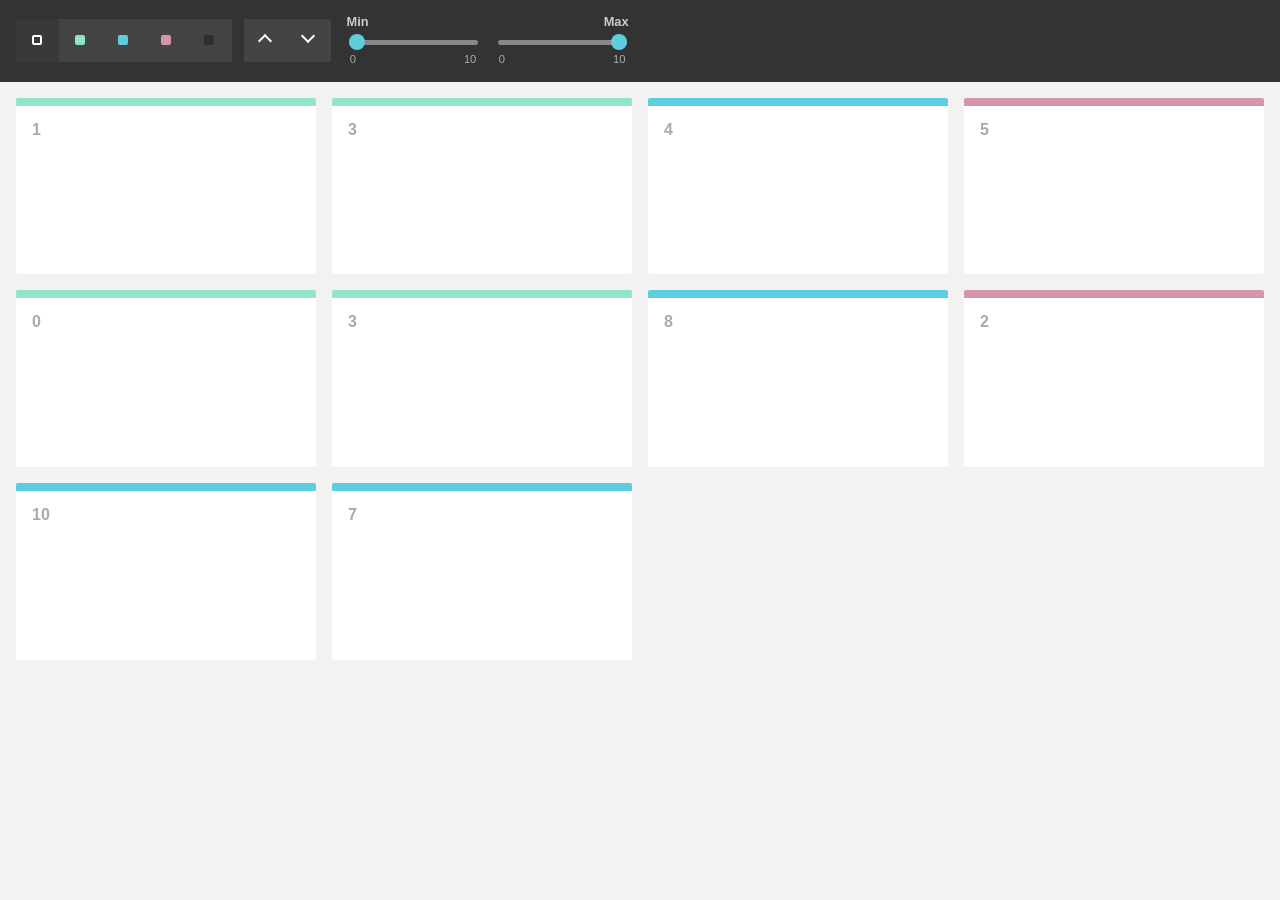
<file: amar/mix/demos/filtering-by-range/index.html>
<!DOCTYPE html>
<html>
    <head>
        <meta name="viewport" content="width=device-width, initial-scale=1">

        <link href="../reset.css" rel="stylesheet"/>
        <link href="./style.css" rel="stylesheet"/>

        <title>MixItUp Demo - Filtering by Range</title>

        <!--
        This demo hooks into MixItUp's plugins API to provide a means of applying
        additional non-selector-based contraints to our filtering logic, such as a
        minimum and maximum range.

        Although this demo uses the native <input type="range"> only, you are free to use any
        specialised range slider UI library instead (e.g. Bootstrap, jQuery UI, etc). Simply
        update the `getRange()` function to read values in from your plugin's API instead.

        NB: REQUIRES MixItUp v3.3.0 OR LATER!
        -->
    </head>
    <body>
        <div class="controls">
            <button type="button" class="control" data-filter="all">All</button>
            <button type="button" class="control" data-filter=".green">Green</button>
            <button type="button" class="control" data-filter=".blue">Blue</button>
            <button type="button" class="control" data-filter=".pink">Pink</button>
            <button type="button" class="control" data-filter="none">None</button>

            <button type="button" class="control" data-sort="size:asc">Asc</button>
            <button type="button" class="control" data-sort="size:desc">Desc</button>

            <datalist id="sizeLegend">
                <option value="0">
                <option value="1">
                <option value="2">
                <option value="3">
                <option value="4">
                <option value="6">
                <option value="7">
                <option value="8">
                <option value="9">
                <option value="10">
            </datalist>

            <div class="range-slider">
                <label class="range-slider-label">Min</label>

                <input name="minSize" class="range-slider-input" type="range" min="0" max="10" value="0" list="sizeLegend"/>
            </div>

            <div class="range-slider">
                <label class="range-slider-label">Max</label>

                <input name="maxSize" class="range-slider-input" type="range" min="0" max="10" value="10" list="sizeLegend"/>
            </div>
        </div>

        <div class="container" data-ref="container">
            <div class="mix green" data-size="1"></div>
            <div class="mix green" data-size="3"></div>
            <div class="mix blue" data-size="4"></div>
            <div class="mix pink" data-size="5"></div>
            <div class="mix green" data-size="0"></div>
            <div class="mix green" data-size="3"></div>
            <div class="mix blue" data-size="8"></div>
            <div class="mix pink" data-size="2"></div>
            <div class="mix blue" data-size="10"></div>
            <div class="mix blue" data-size="7"></div>

            <div class="gap"></div>
            <div class="gap"></div>
            <div class="gap"></div>
        </div>

        <script src="../mixitup.min.js"></script>

        <script>
            var container = document.querySelector('[data-ref="container"]');
            var minSizeRangeInput = document.querySelector('[name="minSize"]');
            var maxSizeRangeInput = document.querySelector('[name="maxSize"]');

            var mixer = mixitup(container, {
                animation: {
                    duration: 350
                }
            });

            /**
             * Reads the values from our two native range inputs, returning an object
             * with `min` and `max` numeric values.
             *
             * @return {object}
             */

            function getRange() {
                var min = Number(minSizeRangeInput.value);
                var max = Number(maxSizeRangeInput.value);

                return {
                    min: min,
                    max: max
                };
            }

            /**
             * Ensures that the mixer is re-filtered whenever the value of a range
             * input changes.
             *
             * @return {void}
             */

            function handleRangeInputChange() {
                mixer.filter(mixer.getState().activeFilter);
            }

            /**
             * Allows us to manipulate the test result (`true` or `false`) of a
             * target against the current filter selector(s) (e.g. `.blue`).
             *
             * In this case we want to apply an additional constraint of whether or not the
             * target is within an arbitrary range, and override the test result to `false`
             * if not. The function must always return the test result.
             *
             * @param {boolean} testResult
             *     A boolean indicating whether or not the target is passing the current filtering criteria.
             * @param {mixitup.Target} target
             *     A reference to the target being tested
             * @return {boolean}
             */

            function filterTestResult(testResult, target) {
                var size = Number(target.dom.el.getAttribute('data-size'));
                var range = getRange();

                if (size < range.min || size > range.max) {
                    testResult = false;
                }

                return testResult;
            }

            // Using the static method `registerFilter` from the MixItUp plugins API, we can
            // register the above function as a filter, to manipulate the value returned from the
            // `testResultEvaluateHideShow` hook.

            mixitup.Mixer.registerFilter('testResultEvaluateHideShow', 'range', filterTestResult);

            // Listen for change events from the two range inputs

            minSizeRangeInput.addEventListener('change', handleRangeInputChange);
            maxSizeRangeInput.addEventListener('change', handleRangeInputChange);
        </script>
    </body>
</html>
</file>
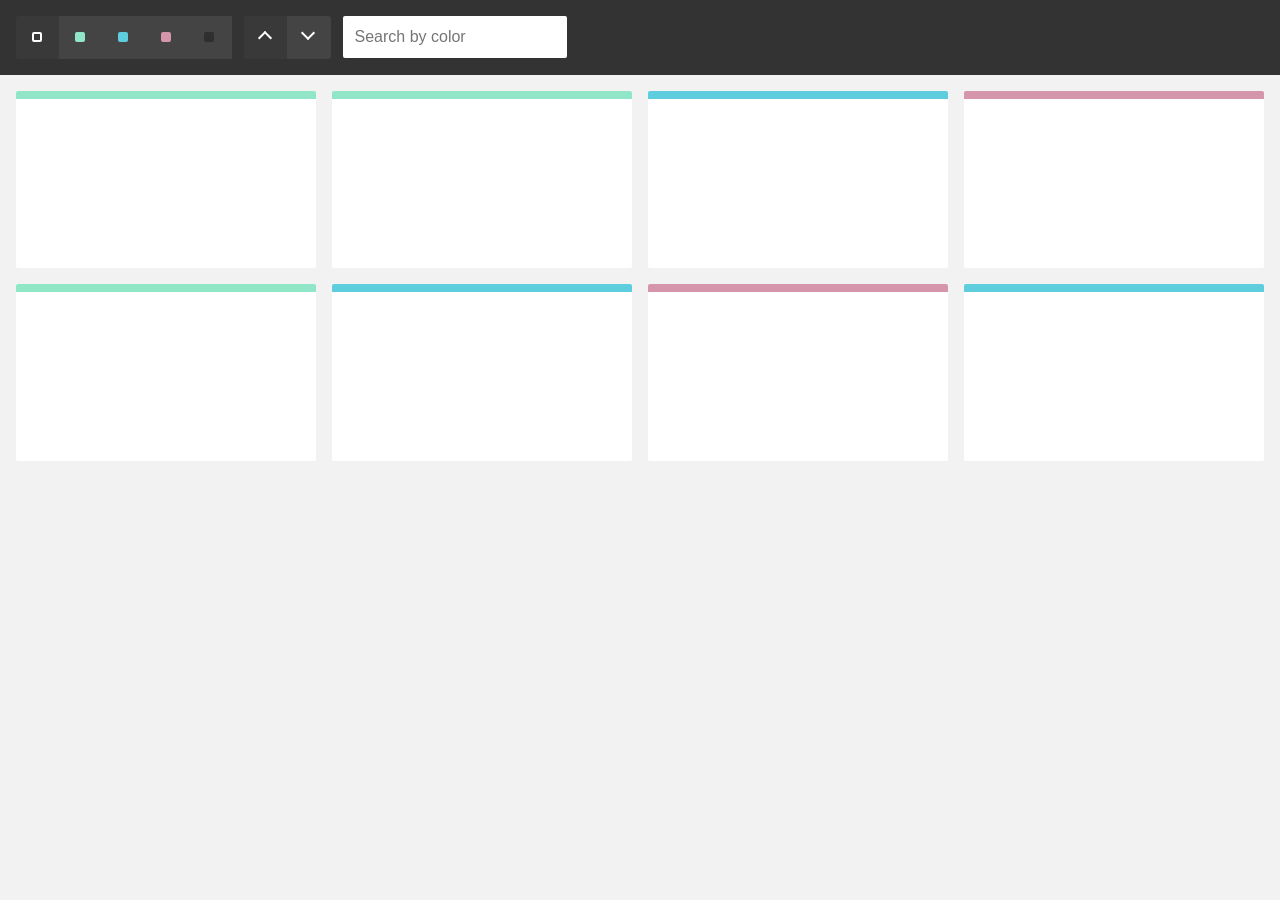
<file: amar/mix/demos/filtering-by-text-input/index.html>
<!DOCTYPE html>
<html>
    <head>
        <meta name="viewport" content="width=device-width, initial-scale=1">

        <link href="../reset.css" rel="stylesheet"/>
        <link href="./style.css" rel="stylesheet"/>

        <title>MixItUp Demo - Filtering by Text Input</title>
    </head>
    <body>
        <div class="controls">
            <button type="button" class="control" data-filter="all">All</button>
            <button type="button" class="control" data-filter=".green">Green</button>
            <button type="button" class="control" data-filter=".blue">Blue</button>
            <button type="button" class="control" data-filter=".pink">Pink</button>
            <button type="button" class="control" data-filter="none">None</button>

            <button type="button" class="control" data-sort="default:asc">Asc</button>
            <button type="button" class="control" data-sort="default:desc">Desc</button>

            <input type="text" class="input" data-ref="input-search" placeholder="Search by color"/>
        </div>

        <div class="container" data-ref="container">
            <div class="mix green"></div>
            <div class="mix green"></div>
            <div class="mix blue"></div>
            <div class="mix pink"></div>
            <div class="mix green"></div>
            <div class="mix blue"></div>
            <div class="mix pink"></div>
            <div class="mix blue"></div>

            <div class="gap"></div>
            <div class="gap"></div>
            <div class="gap"></div>
        </div>

        <script src="../mixitup.min.js"></script>

        <script>
            var container = document.querySelector('[data-ref="container"]');
            var inputSearch = document.querySelector('[data-ref="input-search"]');
            var keyupTimeout;

            var mixer = mixitup(container, {
                animation: {
                    duration: 350
                },
                callbacks: {
                    onMixClick: function() {
                        // Reset the search if a filter is clicked

                        if (this.matches('[data-filter]')) {
                            inputSearch.value = '';
                        }
                    }
                }
            });

            // Set up a handler to listen for "keyup" events from the search input

            inputSearch.addEventListener('keyup', function() {
                var searchValue;

                if (inputSearch.value.length < 3) {
                    // If the input value is less than 3 characters, don't send

                    searchValue = '';
                } else {
                    searchValue = inputSearch.value.toLowerCase().trim();
                }

                // Very basic throttling to prevent mixer thrashing. Only search
                // once 350ms has passed since the last keyup event

                clearTimeout(keyupTimeout);

                keyupTimeout = setTimeout(function() {
                    filterByString(searchValue);
                }, 350);
            });

            /**
             * Filters the mixer using a provided search string, which is matched against
             * the contents of each target's "class" attribute. Any custom data-attribute(s)
             * could also be used.
             *
             * @param  {string} searchValue
             * @return {void}
             */

            function filterByString(searchValue) {
                if (searchValue) {
                    // Use an attribute wildcard selector to check for matches

                    mixer.filter('[class*="' + searchValue + '"]');
                } else {
                    // If no searchValue, treat as filter('all')

                    mixer.filter('all');
                }
            }
        </script>
    </body>
</html>
</file>
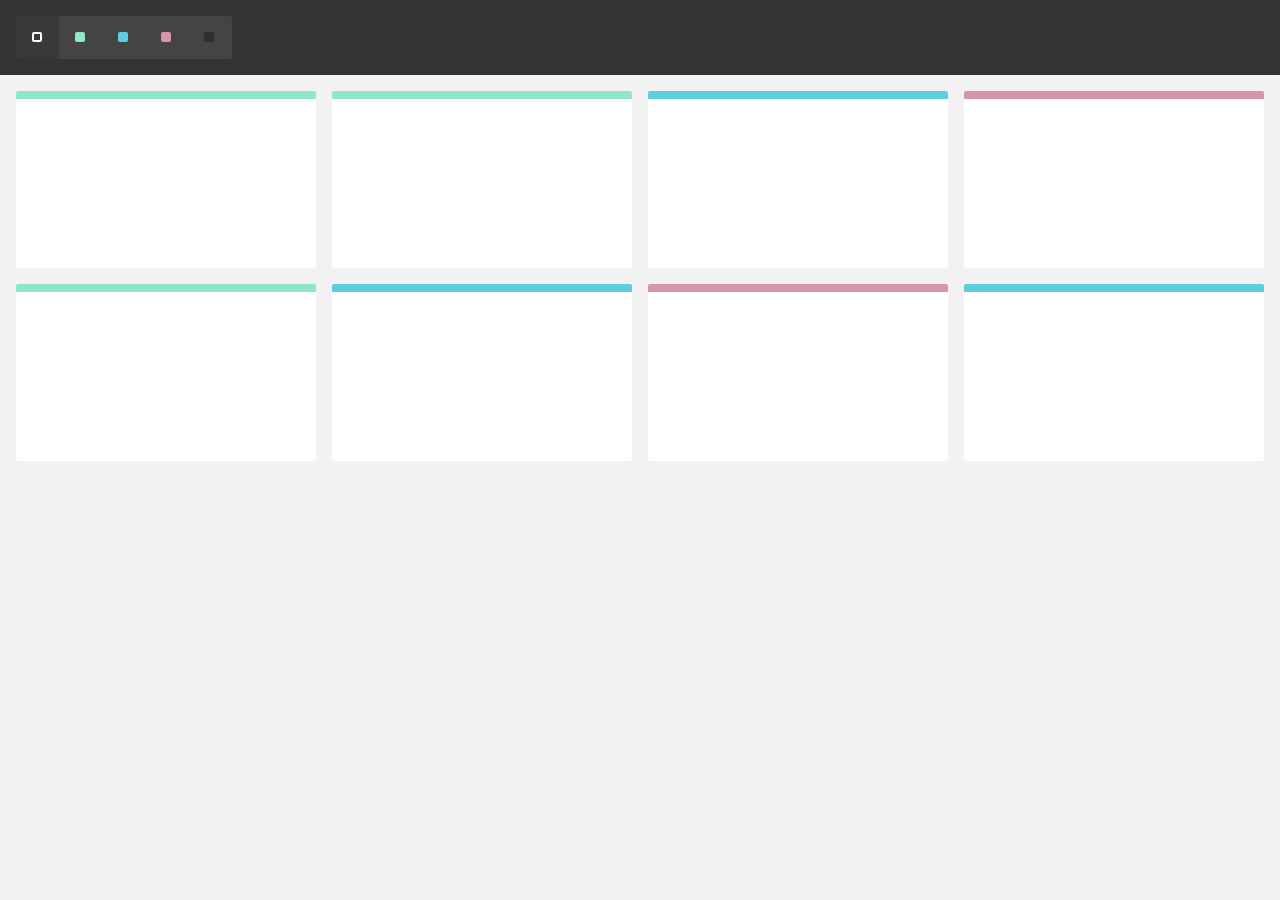
<file: amar/mix/demos/filtering-by-url/index.html>
<!DOCTYPE html>
<html>
    <head>
        <meta name="viewport" content="width=device-width, initial-scale=1">

        <link href="../reset.css" rel="stylesheet"/>
        <link href="./style.css" rel="stylesheet"/>

        <title>MixItUp Demo - Filtering by URL</title>
    </head>
    <body>
        <div class="controls">
            <button type="button" class="control" data-filter="all">All</button>
            <button type="button" class="control" data-filter=".green">Green</button>
            <button type="button" class="control" data-filter=".blue">Blue</button>
            <button type="button" class="control" data-filter=".pink">Pink</button>
            <button type="button" class="control" data-filter="none">None</button>
        </div>

        <div class="container">
            <div class="mix green"></div>
            <div class="mix green"></div>
            <div class="mix blue"></div>
            <div class="mix pink"></div>
            <div class="mix green"></div>
            <div class="mix blue"></div>
            <div class="mix pink"></div>
            <div class="mix blue"></div>

            <div class="gap"></div>
            <div class="gap"></div>
            <div class="gap"></div>
        </div>

        <script src="../mixitup.min.js"></script>

        <script>
            // As we have no server-side application or routes, we will use
            // a URL "hash" for this demo, but we chould just as easily use
            // a URL route segment.

            // As we will use the target selector in several parts of the demo,
            // we will declare it as a variable here.

            var targetSelector = '.mix';

            /**
             * Reads a hash from the URL (if present), and converts it into a class
             * selector string. E.g "#green" -> ".green". Otherwise, defaults
             * to the targetSelector, equivalent to "all"
             *
             * @return {string}
             */

            function getSelectorFromHash() {
                var hash = window.location.hash.replace(/^#/g, '');

                var selector = hash ? '.' + hash : targetSelector;

                return selector;
            }

            /**
             * Updates the URL whenever the current filter changes.
             *
             * @param   {mixitup.State} state
             * @return  {void}
             */

            function setHash(state) {
                var selector = state.activeFilter.selector;
                var newHash = '#' + selector.replace(/^\./g, '');

                if (selector === targetSelector && window.location.hash) {
                    // Equivalent to filter "all", remove the hash

                    history.pushState(null, document.title, window.location.pathname); // or history.replaceState()
                } else if (newHash !== window.location.hash && selector !== targetSelector) {
                    // Change the hash

                    history.pushState(null, document.title, window.location.pathname + newHash); // or history.replaceState()
                }
            }

            // Instantiate and configure the mixer

            var mixer = mixitup('.container', {
                selectors: {
                    target: targetSelector
                },
                load: {
                    filter: getSelectorFromHash() // Ensure that the mixer's initial filter matches the URL on startup
                },
                callbacks: {
                    onMixEnd: setHash // Call the setHash() method at the end of each operation
                }
            });

            // Add an "onhashchange" handler to keep the mixer in sync as the user goes
            // back and forward through their history.

            // NB: This may or may not be the desired behavior for your project. If you don't
            // want MixItUp operations to count as individual history items, simply use
            // 'replaceState()' instead of 'pushState()' within the 'setHash()' function above.
            // In which case this handler would no longer be neccessary.

            window.onhashchange = function() {
                var selector = getSelectorFromHash();

                if (selector === mixer.getState().activeFilter.selector) return; // no change

                mixer.filter(selector);
            };
        </script>
    </body>
</html>
</file>
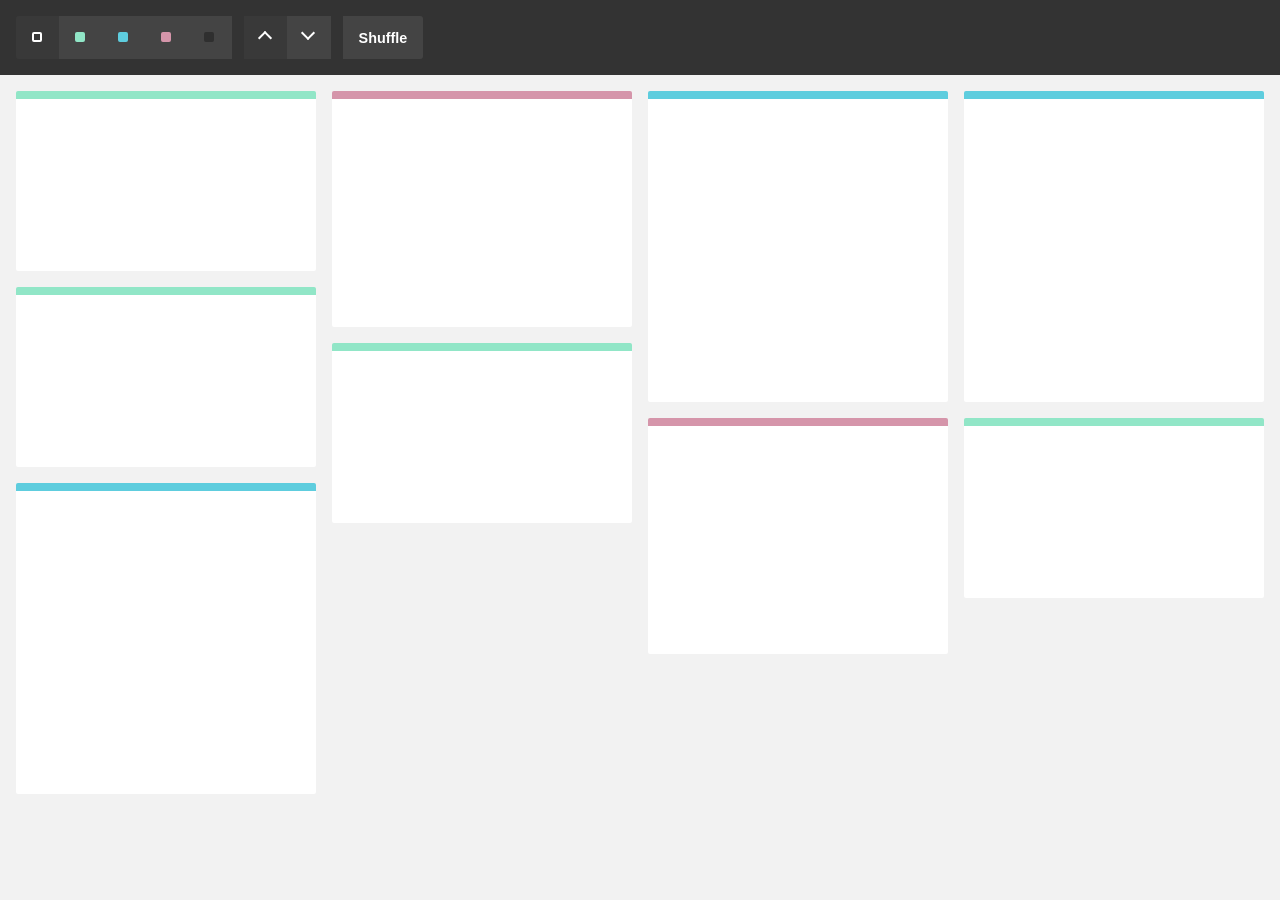
<file: amar/mix/demos/grid-columns/index.html>
<!DOCTYPE html>
<html>
    <head>
        <meta name="viewport" content="width=device-width, initial-scale=1">

        <link href="../reset.css" rel="stylesheet"/>
        <link href="./style.css" rel="stylesheet"/>

        <title>MixItUp Demo - Columns Grid</title>
    </head>
    <body>
        <div class="controls">
            <button type="button" class="control" data-filter="all">All</button>
            <button type="button" class="control" data-filter=".green">Green</button>
            <button type="button" class="control" data-filter=".blue">Blue</button>
            <button type="button" class="control" data-filter=".pink">Pink</button>
            <button type="button" class="control" data-filter="none">None</button>

            <button type="button" class="control" data-sort="default:asc">Asc</button>
            <button type="button" class="control" data-sort="default:desc">Desc</button>

            <button type="button" class="control text" data-sort="random">Shuffle</button>
        </div>

        <div class="container">
            <div class="mix green"></div>
            <div class="mix green"></div>
            <div class="mix blue"></div>
            <div class="mix pink"></div>
            <div class="mix green"></div>
            <div class="mix blue"></div>
            <div class="mix pink"></div>
            <div class="mix blue"></div>
            <div class="mix green"></div>
        </div>

        <script src="../mixitup.min.js"></script>

        <script>
            var containerEl = document.querySelector('.container');

            var mixer = mixitup(containerEl, {
                animation: {
                    animateResizeContainer: false // required to prevent column algorithm bug
                }
            });

            // NB: See comments in stylesheet regarding fixes for chrome and safari "flickering"
        </script>
    </body>
</html>
</file>
<file: hesham/style.css>
@import url('https://fonts.googleapis.com/css2?family=Poppins:ital,wght@0,100;0,200;0,300;0,400;0,500;0,600;0,700;0,800;0,900;1,100;1,200;1,300;1,400;1,500;1,600;1,700;1,800;1,900&display=swap');

*{
    font-family: 'Poppins', sans-serif;
    margin: 0;
    padding: 0;
    box-sizing: border-box;
    scroll-behavior: smooth; 
}


header {
    background-color: beige;
    width: 100%;
    position: fixed;
    z-index: 999;
    display: flex;
    justify-content: space-between;
    align-items: center;
    padding: 10px 200px ;
}

.logo{
    text-decoration: none;
    color: peru;
    text-transform: capitalize;
    font-weight: 700;
    font-size: 1.8em;
    font-family: Georgia;
}

.navigation a{
    color: peru;
    text-decoration: none;
    font-size: 1.1em;
    font-weight: 500;
    padding-left: 30px;
}

.navigation a:hover{
    color: black;
}

section {
    padding: 100px 200px;
}

.main {
    width: 100%;
    min-height: 100vh;
    display: flex;
    align-items: center;
    background: url(images/20241012_184012_.png) no-repeat;
    background-size: cover;
    background-position: center;
    background-attachment: fixed;
}

.main h2 {
    color: beige;
    font-size: 1.4em;
    font-weight: 500;
}

.main h2 span {
    display: inline-block;
    margin-top: 10px;
    color: peru;
    font-size: 3em;
    font-weight: 600;
    font-family: impact;
}

.main h3 {
    color: beige;
    font-size: 2em;
    font-weight: 700;
    letter-spacing: 1px;
    margin-top: 10px;
    margin-bottom: 30px;
}

.main-btn {
    color: black;
    background-color: peru;
    text-decoration: none;
    font-size: 1.1em;
    font-weight: 600;
    display: inline-block;
    padding: 0.9375em 2.1875em;
    letter-spacing: 1px;
    border-radius: 15px;
    margin-bottom: 40px;
    transition: 0.7s ease;
}

.main-btn:hover {
    background-color: beige;
    transform: scale(1.1);
}

.social-icons a {
    color: beige;
    font-size: 1.7em;
    padding-right: 30px;
}

.title {
    display: flex;
    justify-content: center;
    color: peru;
    font-size: 2.2em;
    font-weight: 800;
    margin-bottom: 30px;
}

.content {
    display: flex;
    justify-content: center;
    flex-direction: row;
    flex-wrap: wrap;
}

.cards{
    background: url(images/e351657f58dc1acd399fa42514988b2c.jpg) no-repeat;
    background-size: cover;
    background-position: center;
    background-attachment: fixed;
}

.card {
    background-color: beige;
    width: 21.25em;
    box-shadow: 0 5px 25px rgba(1 1 1 / 15%);
    border-radius: 10px;
    padding: 25px;
    margin: 15px;
    transition: 0.7s ease;
}

.card:hover {
    transform: scale(1.1);
}

.card .icon {
     font-size: 8em;
    text-align: center;
}

.info {
    text-align: center;
}

.info h3{
    color: peru;
    font-size: 1.2em;
    font-weight: 700;
    margin: 10px;
    font-family: 'Times New Roman', Times, serif;
}

.projects{
    background: url(images/c2a1b0d8f9f948e9c8192c4f993beeec.jpg) no-repeat;
    background-size: cover;
    background-position: center;
    background-attachment: fixed;
}

.projects .content{
    margin-top: 30px;
}

.project-card {
    background-color: beige;
    border: 1px solid peru;
    min-height: 14em;
    width: 23em;
    overflow: hidden;
    border-radius: 10px;
    margin: 20px;
    transition: 0.7s ease;
}

.project-card:hover {
   transform: scale(1.1);
}

.project-card:hover .project-image {
    opacity: 0.9;
 }

.project-image img{
    width: 100%
}

.project-info {
    padding: 1em;
}

.project-category {
    font-size: 0.9em;
    color: rgb(114, 161, 4);
    font-family: helvetica;
}

.project-title {
    display: flex;
    justify-content: space-between;
    text-transform: uppercase;
    font-weight: 800;
    margin-top: 10px;
    color: black;
    font-family: arial;
}

.more-details {
    text-decoration: none;
    color: maroon;
}

.more-details:hover {
    color: brown;
}

#contact{
    background: url(images/ef0b806d821748c5aa825e8565774e08.jpg) no-repeat;
    background-size: cover;
    background-position: center;
    background-attachment: fixed;
}

.contact .icon{
    font-size: 4.5em;
}

.contact .info h3 {
    color: rgb(114, 161, 4);
}

.contact .info p {
    font-size: 1.5em;
    color: maroon;
}

.footer {
    background-color: rgb(114, 161, 4);
    color: #fff;
    padding: 2em;
    display: flex;
    justify-content: space-between;
}

.footer-title {
    font-size: 1.3em;
    font-weight: 600;
    color: beige;
}

.footer-title span {
    color: maroon;
    font-family: brush;
}

.footer .social-icons a{
    font-size: 1.3em;
    padding: 0 12px 0 0;
    color: black;
}

@media (max-width:1023px){
    header{
        padding: 12px 20px;
    }

    .navigation a{
        padding-left: 10px;
    }

    .title{
        font-size: 1.8em;
    }

    section{
        padding: 80px 20px;
    }

    .main-content h2{
        font-size: 1em;
    }

    .main-content h3{
        font-size: 1.6em;
    }

    .content{
        flex-direction: column;
        align-items: center;
    }

}

@media (max-width:641px){
    body{
        font-size: 12px;
    }

    .main-content h2{
        font-size: 0.8em;
    }

    .main-content h3{
        font-size: 1.4em;
    }
}

@media (max-width:300px){
    body{
        font-size: 10px;
     
    }
}
</file>
<file: amar/mix/demos/attribute-selectors/style.css>
html,
body {
    height: 100%;
    background: #f2f2f2;
}

*,
*:before,
*:after {
    box-sizing: border-box;
}

/* Controls
---------------------------------------------------------------------- */

.controls {
    padding: 1rem;
    background: #333;
    font-size: 0.1px;
}

.control {
    position: relative;
    display: inline-block;
    width: 2.7rem;
    height: 2.7rem;
    background: #444;
    cursor: pointer;
    font-size: 0.1px;
    color: white;
    transition: background 150ms;
}

.control:hover {
    background: #3f3f3f;
}

.control[data-filter]:after {
    content: '';
    position: absolute;
    width: 10px;
    height: 10px;
    top: calc(50% - 6px);
    left: calc(50% - 6px);
    border: 2px solid currentColor;
    border-radius: 2px;
    background: currentColor;
    transition: background-color 150ms, border-color 150ms;
}

.control[data-sort]:after {
    content: '';
    position: absolute;
    width: 10px;
    height: 10px;
    border-top: 2px solid;
    border-left: 2px solid;
    top: calc(50% - 6px);
    left: calc(50% - 6px);
    transform:  translateY(1px) rotate(45deg);
}

.control[data-sort*=":desc"]:after {
    transform:  translateY(-4px) rotate(-135deg);
}

.mixitup-control-active {
    background: #393939;
}

.mixitup-control-active[data-filter]:after {
    background: transparent;
}

.control:first-of-type {
    border-radius: 3px 0 0 3px;
}

.control:last-of-type {
    border-radius: 0 3px 3px 0;
}

.control[data-filter] + .control[data-sort] {
    margin-left: .75rem;
}

.control[data-filter=".green"] {
    color: #91e6c7;
}

.control[data-filter=".blue"] {
    color: #5ecdde;
}

.control[data-filter=".pink"] {
    color: #d595aa;
}

.control[data-filter="none"] {
    color: #2f2f2f;
}

/* Container
---------------------------------------------------------------------- */

.container {
    padding: 1rem;
    text-align: justify;
    font-size: 0.1px;
}

.container:after {
    content: '';
    display: inline-block;
    width: 100%;
}

/* Grid Items
---------------------------------------------------------------------- */

.item,
.gap {
    display: inline-block;
    vertical-align: top;
}

.item {
    background: #fff;
    border-top: .5rem solid currentColor;
    border-radius: 2px;
    margin-bottom: 1rem;
    position: relative;
}

.item:before {
    content: '';
    display: inline-block;
    padding-top: 56.25%;
}

.item.green {
    color: #91e6c7;
}

.item.pink {
    color: #d595aa;
}

.item.blue {
    color: #5ecdde;
}

/* Grid Breakpoints
---------------------------------------------------------------------- */

/* 2 Columns */

.item,
.gap {
    width: calc(100%/2 - (((2 - 1) * 1rem) / 2));
}

/* 3 Columns */

@media screen and (min-width: 541px) {
    .item,
    .gap {
        width: calc(100%/3 - (((3 - 1) * 1rem) / 3));
    }
}

/* 4 Columns */

@media screen and (min-width: 961px) {
    .item,
    .gap {
        width: calc(100%/4 - (((4 - 1) * 1rem) / 4));
    }
}

/* 5 Columns */

@media screen and (min-width: 1281px) {
    .item,
    .gap {
        width: calc(100%/5 - (((5 - 1) * 1rem) / 5));
    }
}
</file>
<file: amar/mix/demos/basic-ie-8/style.css>
html,
body {
    height: 100%;
    background: #f2f2f2;
}

*,
*:before,
*:after {
    box-sizing: border-box;
}

/* Controls
---------------------------------------------------------------------- */

.controls {
    padding: 16px;
    background: #333;
    font-size: 0.1px;
}

.control {
    position: relative;
    display: inline-block;
    vertical-align: top;
    padding: 10px;
    font-size: 15px;
    height: 35px;
    min-width: 25px;
    background: #444;
    cursor: pointer;
    color: white;
    font-weight: 800;
    transition: background 150ms;
}

.control:hover {
    background: #3f3f3f;
}

.control[data-sort*=":desc"]:after {
    transform:  translateY(-4px) rotate(-135deg);
}

.mixitup-control-active {
    background: #393939;
}

.control[data-filter="all"] {
    background: #fff;
}

.control[data-filter=".green"] {
    background: #91e6c7;
}

.control[data-filter=".blue"] {
    background: #5ecdde;
}

.control[data-filter=".pink"] {
    background: #d595aa;
}

.control[data-filter="none"] {
    background: #2f2f2f;
}

/* Container
---------------------------------------------------------------------- */

.container {
    padding: 16px;
    text-align: justify;
    font-size: 0.1px;
}

.container:after {
    content: '';
    display: inline-block;
    width: 100%;
}

/* Target Elements
---------------------------------------------------------------------- */

.mix,
.gap {
    display: inline-block;
    vertical-align: top;
}

.mix {
    background: #fff;
    border-top: 8px solid transparent;
    border-radius: 2px;
    margin-bottom: 1.25%;
    position: relative;
}

.mix:before {
    content: '';
    display: inline-block;
    padding-top: 56.25%;
}

.mix.green {
    border-top-color: #91e6c7;
}

.mix.pink {
    border-top-color: #d595aa;
}

.mix.blue {
    border-top-color: #5ecdde;
}

.mix,
.gap {
    width: 24%;
}
</file>
<file: amar/mix/demos/basic/style.css>
html,
body {
    height: 100%;
    background: #f2f2f2;
}

*,
*:before,
*:after {
    box-sizing: border-box;
}

/* Controls
---------------------------------------------------------------------- */

.controls {
    padding: 1rem;
    background: #333;
    font-size: 0.1px;
}

.control {
    position: relative;
    display: inline-block;
    width: 2.7rem;
    height: 2.7rem;
    background: #444;
    cursor: pointer;
    font-size: 0.1px;
    color: white;
    transition: background 150ms;
}

.control:hover {
    background: #3f3f3f;
}

.control[data-filter]:after {
    content: '';
    position: absolute;
    width: 10px;
    height: 10px;
    top: calc(50% - 6px);
    left: calc(50% - 6px);
    border: 2px solid currentColor;
    border-radius: 2px;
    background: currentColor;
    transition: background-color 150ms, border-color 150ms;
}

.control[data-sort]:after {
    content: '';
    position: absolute;
    width: 10px;
    height: 10px;
    border-top: 2px solid;
    border-left: 2px solid;
    top: calc(50% - 6px);
    left: calc(50% - 6px);
    transform:  translateY(1px) rotate(45deg);
}

.control[data-sort*=":desc"]:after {
    transform:  translateY(-4px) rotate(-135deg);
}

.mixitup-control-active {
    background: #393939;
}

.mixitup-control-active[data-filter]:after {
    background: transparent;
}

.control:first-of-type {
    border-radius: 3px 0 0 3px;
}

.control:last-of-type {
    border-radius: 0 3px 3px 0;
}

.control[data-filter] + .control[data-sort] {
    margin-left: .75rem;
}

.control[data-filter=".green"] {
    color: #91e6c7;
}

.control[data-filter=".blue"] {
    color: #5ecdde;
}

.control[data-filter=".pink"] {
    color: #d595aa;
}

.control[data-filter="none"] {
    color: #2f2f2f;
}

/* Container
---------------------------------------------------------------------- */

.container {
    padding: 1rem;
    text-align: justify;
    font-size: 0.1px;
}

.container:after {
    content: '';
    display: inline-block;
    width: 100%;
}

/* Target Elements
---------------------------------------------------------------------- */

.mix,
.gap {
    display: inline-block;
    vertical-align: top;
}

.mix {
    background: #fff;
    border-top: .5rem solid currentColor;
    border-radius: 2px;
    margin-bottom: 1rem;
    position: relative;
}

.mix:before {
    content: '';
    display: inline-block;
    padding-top: 56.25%;
}

.mix.green {
    color: #91e6c7;
}

.mix.pink {
    color: #d595aa;
}

.mix.blue {
    color: #5ecdde;
}

/* Grid Breakpoints
---------------------------------------------------------------------- */

/* 2 Columns */

.mix,
.gap {
    width: calc(100%/2 - (((2 - 1) * 1rem) / 2));
}

/* 3 Columns */

@media screen and (min-width: 541px) {
    .mix,
    .gap {
        width: calc(100%/3 - (((3 - 1) * 1rem) / 3));
    }
}

/* 4 Columns */

@media screen and (min-width: 961px) {
    .mix,
    .gap {
        width: calc(100%/4 - (((4 - 1) * 1rem) / 4));
    }
}

/* 5 Columns */

@media screen and (min-width: 1281px) {
    .mix,
    .gap {
        width: calc(100%/5 - (((5 - 1) * 1rem) / 5));
    }
}
</file>
<file: amar/mix/demos/checkboxes-with-reset-checkbox/style.css>
html,
body {
    height: 100%;
    background: #f2f2f2;
}

*,
*:before,
*:after {
    box-sizing: border-box;
}

/* Controls
---------------------------------------------------------------------- */

.controls {
    padding: 1rem;
    background: #333;
    font-size: 0.1px;
}

.control {
    position: relative;
    display: inline-block;
    width: 2.7rem;
    height: 2.7rem;
    background: #444;
    cursor: pointer;
    font-size: 0.1px;
    color: white;
    transition: background 150ms;
}

.control:hover {
    background: #3f3f3f;
}

.control[data-filter]:after {
    content: '';
    position: absolute;
    width: 10px;
    height: 10px;
    top: calc(50% - 6px);
    left: calc(50% - 6px);
    border: 2px solid currentColor;
    border-radius: 2px;
    background: currentColor;
    transition: background-color 150ms, border-color 150ms;
}

.control[data-sort]:after {
    content: '';
    position: absolute;
    width: 10px;
    height: 10px;
    border-top: 2px solid;
    border-left: 2px solid;
    top: calc(50% - 6px);
    left: calc(50% - 6px);
    transform:  translateY(1px) rotate(45deg);
}

.control[data-sort*=":desc"]:after {
    transform:  translateY(-4px) rotate(-135deg);
}

.mixitup-control-active {
    background: #393939;
}

.mixitup-control-active[data-filter]:after {
    background: transparent;
}

.control:first-of-type {
    border-radius: 3px 0 0 3px;
}

.control:last-of-type {
    border-radius: 0 3px 3px 0;
}

.checkbox-group {
    display: inline-block;
    padding: .5rem;
    background: #2a2a2a;
    margin-right: .75rem;
    vertical-align: top;
}

.checkbox {
    text-align: justify;
}

.checkbox:after {
    content: '';
    display: inline-block;
    width: 100%;
}

.checkbox-input,
.checkbox-label {
    display: inline-block;
}

.checkbox-label {
    color: white;
    font-family: 'helvetica-neue', arial, sans-serif;
    font-size: .9rem;
    margin-right: .5rem;
}

/* Container
---------------------------------------------------------------------- */

.container {
    padding: 1rem;
    text-align: justify;
    font-size: 0.1px;
}

.container:after {
    content: '';
    display: inline-block;
    width: 100%;
}

/* Target Elements
---------------------------------------------------------------------- */

.mix,
.gap {
    display: inline-block;
    vertical-align: top;
}

.mix {
    background: #fff;
    border-top: .5rem solid currentColor;
    border-radius: 2px;
    margin-bottom: 1rem;
    position: relative;
}

.mix:before {
    content: '';
    display: inline-block;
    padding-top: 56.25%;
}

.mix.green {
    color: #91e6c7;
}

.mix.pink {
    color: #d595aa;
}

.mix.blue {
    color: #5ecdde;
}

/* Grid Breakpoints
---------------------------------------------------------------------- */

/* 2 Columns */

.mix,
.gap {
    width: calc(100%/2 - (((2 - 1) * 1rem) / 2));
}

/* 3 Columns */

@media screen and (min-width: 541px) {
    .mix,
    .gap {
        width: calc(100%/3 - (((3 - 1) * 1rem) / 3));
    }
}

/* 4 Columns */

@media screen and (min-width: 961px) {
    .mix,
    .gap {
        width: calc(100%/4 - (((4 - 1) * 1rem) / 4));
    }
}

/* 5 Columns */

@media screen and (min-width: 1281px) {
    .mix,
    .gap {
        width: calc(100%/5 - (((5 - 1) * 1rem) / 5));
    }
}
</file>
<file: amar/mix/demos/checkboxes/style.css>
html,
body {
    height: 100%;
    background: #f2f2f2;
}

*,
*:before,
*:after {
    box-sizing: border-box;
}

/* Controls
---------------------------------------------------------------------- */

.controls {
    padding: 1rem;
    background: #333;
    font-size: 0.1px;
}

.control {
    position: relative;
    display: inline-block;
    width: 2.7rem;
    height: 2.7rem;
    background: #444;
    cursor: pointer;
    font-size: 0.1px;
    color: white;
    transition: background 150ms;
}

.control:hover {
    background: #3f3f3f;
}

.control[data-filter]:after {
    content: '';
    position: absolute;
    width: 10px;
    height: 10px;
    top: calc(50% - 6px);
    left: calc(50% - 6px);
    border: 2px solid currentColor;
    border-radius: 2px;
    background: currentColor;
    transition: background-color 150ms, border-color 150ms;
}

.control[data-sort]:after {
    content: '';
    position: absolute;
    width: 10px;
    height: 10px;
    border-top: 2px solid;
    border-left: 2px solid;
    top: calc(50% - 6px);
    left: calc(50% - 6px);
    transform:  translateY(1px) rotate(45deg);
}

.control[data-sort*=":desc"]:after {
    transform:  translateY(-4px) rotate(-135deg);
}

.mixitup-control-active {
    background: #393939;
}

.mixitup-control-active[data-filter]:after {
    background: transparent;
}

.control:first-of-type {
    border-radius: 3px 0 0 3px;
}

.control:last-of-type {
    border-radius: 0 3px 3px 0;
}

.checkbox-group {
    display: inline-block;
    padding: .5rem;
    background: #2a2a2a;
    margin-right: .75rem;
    vertical-align: top;
}

.checkbox {
    text-align: justify;
}

.checkbox:after {
    content: '';
    display: inline-block;
    width: 100%;
}

.checkbox-input,
.checkbox-label {
    display: inline-block;
}

.checkbox-label {
    color: white;
    font-family: 'helvetica-neue', arial, sans-serif;
    font-size: .9rem;
    margin-right: .5rem;
}

/* Container
---------------------------------------------------------------------- */

.container {
    padding: 1rem;
    text-align: justify;
    font-size: 0.1px;
}

.container:after {
    content: '';
    display: inline-block;
    width: 100%;
}

/* Target Elements
---------------------------------------------------------------------- */

.mix,
.gap {
    display: inline-block;
    vertical-align: top;
}

.mix {
    background: #fff;
    border-top: .5rem solid currentColor;
    border-radius: 2px;
    margin-bottom: 1rem;
    position: relative;
}

.mix:before {
    content: '';
    display: inline-block;
    padding-top: 56.25%;
}

.mix.green {
    color: #91e6c7;
}

.mix.pink {
    color: #d595aa;
}

.mix.blue {
    color: #5ecdde;
}

/* Grid Breakpoints
---------------------------------------------------------------------- */

/* 2 Columns */

.mix,
.gap {
    width: calc(100%/2 - (((2 - 1) * 1rem) / 2));
}

/* 3 Columns */

@media screen and (min-width: 541px) {
    .mix,
    .gap {
        width: calc(100%/3 - (((3 - 1) * 1rem) / 3));
    }
}

/* 4 Columns */

@media screen and (min-width: 961px) {
    .mix,
    .gap {
        width: calc(100%/4 - (((4 - 1) * 1rem) / 4));
    }
}

/* 5 Columns */

@media screen and (min-width: 1281px) {
    .mix,
    .gap {
        width: calc(100%/5 - (((5 - 1) * 1rem) / 5));
    }
}
</file>
<file: amar/mix/demos/dataset-empty-container/style.css>
html,
body {
    height: 100%;
    background: #f2f2f2;
}

*,
*:before,
*:after {
    box-sizing: border-box;
}

/* Controls
---------------------------------------------------------------------- */

.controls {
    padding: 1rem;
    background: #333;
    font-size: 0.1px;
}

.control {
    position: relative;
    display: inline-block;
    width: 2.7rem;
    height: 2.7rem;
    background: #444;
    cursor: pointer;
    font-size: 0.1px;
    color: white;
    transition: background 150ms;
}

.control:not(.control-active):hover {
    background: #3f3f3f;
}

.control-filter:after {
    content: '';
    position: absolute;
    width: 10px;
    height: 10px;
    top: calc(50% - 6px);
    left: calc(50% - 6px);
    border: 2px solid currentColor;
    border-radius: 2px;
    background: currentColor;
    transition: background-color 150ms, border-color 150ms;
}

.control-sort:after {
    content: '';
    position: absolute;
    width: 10px;
    height: 10px;
    border-top: 2px solid;
    border-left: 2px solid;
    top: calc(50% - 6px);
    left: calc(50% - 6px);
    transform:  translateY(1px) rotate(45deg);
}

.control-sort[data-order="desc"]:after {
    transform:  translateY(-4px) rotate(-135deg);
}

.control-active {
    background: #393939;
}

.control-filter.control-active:after {
    background: transparent;
}

.control:first-of-type {
    border-radius: 3px 0 0 3px;
}

.control:last-of-type {
    border-radius: 0 3px 3px 0;
}

.control-filter + .control-sort {
    margin-left: .75rem;
}

.control-filter[data-color="green"] {
    color: #91e6c7;
}

.control-filter[data-color="blue"] {
    color: #5ecdde;
}

.control-filter[data-color="pink"] {
    color: #d595aa;
}

.control-filter[data-color="none"] {
    color: #2f2f2f;
}

/* Container
---------------------------------------------------------------------- */

.container {
    padding: 1rem;
    text-align: justify;
    font-size: 0.1px;
}

.container:after {
    content: '';
    display: inline-block;
    width: 100%;
}

/* Target Elements
---------------------------------------------------------------------- */

.item,
.gap {
    display: inline-block;
    vertical-align: top;
}

.item {
    background: #fff;
    border-top: .5rem solid currentColor;
    border-radius: 2px;
    margin-bottom: 1rem;
    position: relative;
}

.item:before {
    content: '';
    display: inline-block;
    padding-top: 56.25%;
}

.item.green {
    color: #91e6c7;
}

.item.pink {
    color: #d595aa;
}

.item.blue {
    color: #5ecdde;
}

.item .published-date {
    position: absolute;
    top: 0;
    left: 0;
    padding: 1rem;
    font-size: 1rem;
    color: #333;
    font-family: 'helvetica-neue', arial, sans-serif;
    font-weight:  700;
}

/* Grid Breakpoints
---------------------------------------------------------------------- */

/* 2 Columns */

.item,
.gap {
    width: calc(100%/2 - (((2 - 1) * 1rem) / 2));
}

/* 3 Columns */

@media screen and (min-width: 541px) {
    .item,
    .gap {
        width: calc(100%/3 - (((3 - 1) * 1rem) / 3));
    }
}

/* 4 Columns */

@media screen and (min-width: 961px) {
    .item,
    .gap {
        width: calc(100%/4 - (((4 - 1) * 1rem) / 4));
    }
}

/* 5 Columns */

@media screen and (min-width: 1281px) {
    .item,
    .gap {
        width: calc(100%/5 - (((5 - 1) * 1rem) / 5));
    }
}
</file>
<file: amar/mix/demos/dataset-pre-rendered-targets/style.css>
html,
body {
    height: 100%;
    background: #f2f2f2;
}

*,
*:before,
*:after {
    box-sizing: border-box;
}

/* Controls
---------------------------------------------------------------------- */

.controls {
    padding: 1rem;
    background: #333;
    font-size: 0.1px;
}

.control {
    position: relative;
    display: inline-block;
    width: 2.7rem;
    height: 2.7rem;
    background: #444;
    cursor: pointer;
    font-size: 0.1px;
    color: white;
    transition: background 150ms;
}

.control:not(.control-active):hover {
    background: #3f3f3f;
}

.control-filter:after {
    content: '';
    position: absolute;
    width: 10px;
    height: 10px;
    top: calc(50% - 6px);
    left: calc(50% - 6px);
    border: 2px solid currentColor;
    border-radius: 2px;
    background: currentColor;
    transition: background-color 150ms, border-color 150ms;
}

.control-sort:after {
    content: '';
    position: absolute;
    width: 10px;
    height: 10px;
    border-top: 2px solid;
    border-left: 2px solid;
    top: calc(50% - 6px);
    left: calc(50% - 6px);
    transform:  translateY(1px) rotate(45deg);
}

.control-sort[data-order="desc"]:after {
    transform:  translateY(-4px) rotate(-135deg);
}

.control-active {
    background: #393939;
}

.control-filter.control-active:after {
    background: transparent;
}

.control:first-of-type {
    border-radius: 3px 0 0 3px;
}

.control:last-of-type {
    border-radius: 0 3px 3px 0;
}

.control-filter + .control-sort {
    margin-left: .75rem;
}

.control-filter[data-color="green"] {
    color: #91e6c7;
}

.control-filter[data-color="blue"] {
    color: #5ecdde;
}

.control-filter[data-color="pink"] {
    color: #d595aa;
}

.control-filter[data-color="none"] {
    color: #2f2f2f;
}

/* Container
---------------------------------------------------------------------- */

.container {
    padding: 1rem;
    text-align: justify;
    font-size: 0.1px;
}

.container:after {
    content: '';
    display: inline-block;
    width: 100%;
}

/* Target Elements
---------------------------------------------------------------------- */

.item,
.gap {
    display: inline-block;
    vertical-align: top;
}

.item {
    background: #fff;
    border-top: .5rem solid currentColor;
    border-radius: 2px;
    margin-bottom: 1rem;
    position: relative;
}

.item:before {
    content: '';
    display: inline-block;
    padding-top: 56.25%;
}

.item.green {
    color: #91e6c7;
}

.item.pink {
    color: #d595aa;
}

.item.blue {
    color: #5ecdde;
}

.item .published-date {
    position: absolute;
    top: 0;
    left: 0;
    padding: 1rem;
    font-size: 1rem;
    color: #333;
    font-family: 'helvetica-neue', arial, sans-serif;
    font-weight:  700;
}

/* Grid Breakpoints
---------------------------------------------------------------------- */

/* 2 Columns */

.item,
.gap {
    width: calc(100%/2 - (((2 - 1) * 1rem) / 2));
}

/* 3 Columns */

@media screen and (min-width: 541px) {
    .item,
    .gap {
        width: calc(100%/3 - (((3 - 1) * 1rem) / 3));
    }
}

/* 4 Columns */

@media screen and (min-width: 961px) {
    .item,
    .gap {
        width: calc(100%/4 - (((4 - 1) * 1rem) / 4));
    }
}

/* 5 Columns */

@media screen and (min-width: 1281px) {
    .item,
    .gap {
        width: calc(100%/5 - (((5 - 1) * 1rem) / 5));
    }
}
</file>
<file: amar/mix/demos/filtering-by-range/style.css>
html,
body {
    height: 100%;
    background: #f2f2f2;
}

*,
*:before,
*:after {
    box-sizing: border-box;
}

/* Controls
---------------------------------------------------------------------- */

.controls {
    padding: 1rem;
    background: #333;
    font-size: 0.1px;
}

.control {
    position: relative;
    display: inline-block;
    width: 2.7rem;
    height: 2.7rem;
    background: #444;
    cursor: pointer;
    font-size: 0.1px;
    color: white;
    transition: background 150ms;
}

.control:hover {
    background: #3f3f3f;
}

.control[data-filter]:after {
    content: '';
    position: absolute;
    width: 10px;
    height: 10px;
    top: calc(50% - 6px);
    left: calc(50% - 6px);
    border: 2px solid currentColor;
    border-radius: 2px;
    background: currentColor;
    transition: background-color 150ms, border-color 150ms;
}

.control[data-sort]:after {
    content: '';
    position: absolute;
    width: 10px;
    height: 10px;
    border-top: 2px solid;
    border-left: 2px solid;
    top: calc(50% - 6px);
    left: calc(50% - 6px);
    transform:  translateY(1px) rotate(45deg);
}

.control[data-sort*=":desc"]:after {
    transform:  translateY(-4px) rotate(-135deg);
}

.mixitup-control-active {
    background: #393939;
}

.mixitup-control-active[data-filter]:after {
    background: transparent;
}

.control:first-of-type {
    border-radius: 3px 0 0 3px;
}

.control:last-of-type {
    border-radius: 0 3px 3px 0;
}

.control[data-filter] + .control[data-sort] {
    margin-left: .75rem;
}

.control[data-filter=".green"] {
    color: #91e6c7;
}

.control[data-filter=".blue"] {
    color: #5ecdde;
}

.control[data-filter=".pink"] {
    color: #d595aa;
}

.control[data-filter="none"] {
    color: #2f2f2f;
}

.range-slider {
    margin: 0 1rem;
    display: inline-block;
    vertical-align: middle;
    position: relative;
}

.range-slider:last-child {
    margin-left: 0;
}

.range-slider::before,
.range-slider::after,
.range-slider-label {
    font-family: 'helvetica-neue', arial, sans-serif;
}

.range-slider::before,
.range-slider::after {
    font-size: .7rem;
    color: #aaa;
    content: '0';
    position: absolute;
    bottom: 0;
    left: 0;
    padding: 0 .2rem;
}

.range-slider::after {
    content: '10';
    left: auto;
    right: 0;
}

.range-slider-label {
    display: block;
    font-size: .8rem;
    color: #ccc;
    margin-bottom: .05rem;
    font-weight: 700;
}

.range-slider:last-child .range-slider-label {
    text-align: right;
}

.range-slider-input {
    position: relative;
    background: transparent;
    -webkit-appearance: none;
    margin-bottom: .75rem;
    z-index: 1;
}

.range-slider-input::-webkit-slider-runnable-track {
    width: 300px;
    height: 5px;
    background: #888;
    border: none;
    border-radius: 3px;
    transition: background 150ms;
}

.range-slider-input::-webkit-slider-thumb {
    -webkit-appearance: none;
    border: none;
    height: 16px;
    width: 16px;
    border-radius: 50%;
    background: #5ecdde;
    margin-top: -6px;
}

.range-slider-input:focus {
    outline: none;
}

/* Container
---------------------------------------------------------------------- */

.container {
    padding: 1rem;
    text-align: justify;
    font-size: 0.1px;
}

.container:after {
    content: '';
    display: inline-block;
    width: 100%;
}

/* Target Elements
---------------------------------------------------------------------- */

.mix,
.gap {
    display: inline-block;
    vertical-align: top;
}

.mix {
    background: #fff;
    border-top: .5rem solid currentColor;
    border-radius: 2px;
    margin-bottom: 1rem;
    position: relative;
    font-family: 'helvetica-neue', arial, sans-serif;
}

.mix:before {
    content: '';
    display: inline-block;
    padding-top: 56.25%;
}

.mix.green {
    color: #91e6c7;
}

.mix.pink {
    color: #d595aa;
}

.mix.blue {
    color: #5ecdde;
}

.mix[data-size]:after {
    position: absolute;
    content: attr(data-size);
    font-size: 1rem;
    font-weight: bold;
    color: #aaa;
    padding: 1rem;
    width: 100%;
    top: 0;
    left: 0;
}

/* Grid Breakpoints
---------------------------------------------------------------------- */

/* 2 Columns */

.mix,
.gap {
    width: calc(100%/2 - (((2 - 1) * 1rem) / 2));
}

/* 3 Columns */

@media screen and (min-width: 541px) {
    .mix,
    .gap {
        width: calc(100%/3 - (((3 - 1) * 1rem) / 3));
    }
}

/* 4 Columns */

@media screen and (min-width: 961px) {
    .mix,
    .gap {
        width: calc(100%/4 - (((4 - 1) * 1rem) / 4));
    }
}

/* 5 Columns */

@media screen and (min-width: 1281px) {
    .mix,
    .gap {
        width: calc(100%/5 - (((5 - 1) * 1rem) / 5));
    }
}
</file>
<file: amar/mix/demos/filtering-by-text-input/style.css>
html,
body {
    height: 100%;
    background: #f2f2f2;
}

*,
*:before,
*:after {
    box-sizing: border-box;
}

/* Controls
---------------------------------------------------------------------- */

.controls {
    padding: 1rem;
    background: #333;
    font-size: 0.1px;
}

.control {
    position: relative;
    display: inline-block;
    width: 2.7rem;
    height: 2.7rem;
    background: #444;
    cursor: pointer;
    font-size: 0.1px;
    color: white;
    transition: background 150ms;
}

.control:hover {
    background: #3f3f3f;
}

.control[data-filter]:after {
    content: '';
    position: absolute;
    width: 10px;
    height: 10px;
    top: calc(50% - 6px);
    left: calc(50% - 6px);
    border: 2px solid currentColor;
    border-radius: 2px;
    background: currentColor;
    transition: background-color 150ms, border-color 150ms;
}

.control[data-sort]:after {
    content: '';
    position: absolute;
    width: 10px;
    height: 10px;
    border-top: 2px solid;
    border-left: 2px solid;
    top: calc(50% - 6px);
    left: calc(50% - 6px);
    transform:  translateY(1px) rotate(45deg);
}

.control[data-sort*=":desc"]:after {
    transform:  translateY(-4px) rotate(-135deg);
}

.mixitup-control-active {
    background: #393939;
}

.mixitup-control-active[data-filter]:after {
    background: transparent;
}

.control:first-of-type {
    border-radius: 3px 0 0 3px;
}

.control:last-of-type {
    border-radius: 0 3px 3px 0;
}

.control[data-filter] + .control[data-sort] {
    margin-left: .75rem;
}

.control[data-filter=".green"] {
    color: #91e6c7;
}

.control[data-filter=".blue"] {
    color: #5ecdde;
}

.control[data-filter=".pink"] {
    color: #d595aa;
}

.control[data-filter="none"] {
    color: #2f2f2f;
}

.input {
    display: inline-block;
    font-size: 1rem;
    padding: .75rem;
    margin-left: .75rem;
    border-radius: 2px;
    border: 0 none;
    background: white;
    font-family: 'helvetica neue', arial, sans-serif;
    vertical-align: top;
}

/* Container
---------------------------------------------------------------------- */

.container {
    padding: 1rem;
    text-align: justify;
    font-size: 0.1px;
}

.container:after {
    content: '';
    display: inline-block;
    width: 100%;
}

/* Target Elements
---------------------------------------------------------------------- */

.mix,
.gap {
    display: inline-block;
    vertical-align: top;
}

.mix {
    background: #fff;
    border-top: .5rem solid currentColor;
    border-radius: 2px;
    margin-bottom: 1rem;
    position: relative;
}

.mix:before {
    content: '';
    display: inline-block;
    padding-top: 56.25%;
}

.mix.green {
    color: #91e6c7;
}

.mix.pink {
    color: #d595aa;
}

.mix.blue {
    color: #5ecdde;
}

/* Grid Breakpoints
---------------------------------------------------------------------- */

/* 2 Columns */

.mix,
.gap {
    width: calc(100%/2 - (((2 - 1) * 1rem) / 2));
}

/* 3 Columns */

@media screen and (min-width: 541px) {
    .mix,
    .gap {
        width: calc(100%/3 - (((3 - 1) * 1rem) / 3));
    }
}

/* 4 Columns */

@media screen and (min-width: 961px) {
    .mix,
    .gap {
        width: calc(100%/4 - (((4 - 1) * 1rem) / 4));
    }
}

/* 5 Columns */

@media screen and (min-width: 1281px) {
    .mix,
    .gap {
        width: calc(100%/5 - (((5 - 1) * 1rem) / 5));
    }
}
</file>
<file: amar/mix/demos/filtering-by-url/style.css>
html,
body {
    height: 100%;
    background: #f2f2f2;
}

*,
*:before,
*:after {
    box-sizing: border-box;
}

/* Controls
---------------------------------------------------------------------- */

.controls {
    padding: 1rem;
    background: #333;
    font-size: 0.1px;
}

.control {
    position: relative;
    display: inline-block;
    width: 2.7rem;
    height: 2.7rem;
    background: #444;
    cursor: pointer;
    font-size: 0.1px;
    color: white;
    transition: background 150ms;
}

.control:hover {
    background: #3f3f3f;
}

.control[data-filter]:after {
    content: '';
    position: absolute;
    width: 10px;
    height: 10px;
    top: calc(50% - 6px);
    left: calc(50% - 6px);
    border: 2px solid currentColor;
    border-radius: 2px;
    background: currentColor;
    transition: background-color 150ms, border-color 150ms;
}

.mixitup-control-active {
    background: #393939;
}

.mixitup-control-active[data-filter]:after {
    background: transparent;
}

.control:first-of-type {
    border-radius: 3px 0 0 3px;
}

.control:last-of-type {
    border-radius: 0 3px 3px 0;
}

.control[data-filter=".green"] {
    color: #91e6c7;
}

.control[data-filter=".blue"] {
    color: #5ecdde;
}

.control[data-filter=".pink"] {
    color: #d595aa;
}

.control[data-filter="none"] {
    color: #2f2f2f;
}

/* Container
---------------------------------------------------------------------- */

.container {
    padding: 1rem;
    text-align: justify;
    font-size: 0.1px;
}

.container:after {
    content: '';
    display: inline-block;
    width: 100%;
}

/* Target Elements
---------------------------------------------------------------------- */

.mix,
.gap {
    display: inline-block;
    vertical-align: top;
}

.mix {
    background: #fff;
    border-top: .5rem solid currentColor;
    border-radius: 2px;
    margin-bottom: 1rem;
    position: relative;
}

.mix:before {
    content: '';
    display: inline-block;
    padding-top: 56.25%;
}

.mix.green {
    color: #91e6c7;
}

.mix.pink {
    color: #d595aa;
}

.mix.blue {
    color: #5ecdde;
}

/* Grid Breakpoints
---------------------------------------------------------------------- */

/* 2 Columns */

.mix,
.gap {
    width: calc(100%/2 - (((2 - 1) * 1rem) / 2));
}

/* 3 Columns */

@media screen and (min-width: 541px) {
    .mix,
    .gap {
        width: calc(100%/3 - (((3 - 1) * 1rem) / 3));
    }
}

/* 4 Columns */

@media screen and (min-width: 961px) {
    .mix,
    .gap {
        width: calc(100%/4 - (((4 - 1) * 1rem) / 4));
    }
}

/* 5 Columns */

@media screen and (min-width: 1281px) {
    .mix,
    .gap {
        width: calc(100%/5 - (((5 - 1) * 1rem) / 5));
    }
}
</file>
<file: amar/mix/demos/grid-columns/style.css>
html,
body {
    height: 100%;
    background: #f2f2f2;
}

*,
*:before,
*:after {
    box-sizing: border-box;
}

/* Controls
---------------------------------------------------------------------- */

.controls {
    padding: 1rem;
    background: #333;
    font-size: 0.1px;
}

.control {
    position: relative;
    display: inline-block;
    vertical-align: top;
    width: 2.7rem;
    height: 2.7rem;
    background: #444;
    cursor: pointer;
    font-size: 0.1px;
    color: white;
    transition: background 150ms;
}

.control:hover {
    background: #3f3f3f;
}

.control[data-filter]:after {
    content: '';
    position: absolute;
    width: 10px;
    height: 10px;
    top: calc(50% - 6px);
    left: calc(50% - 6px);
    border: 2px solid currentColor;
    border-radius: 2px;
    background: currentColor;
    transition: background-color 150ms, border-color 150ms;
}

.control[data-sort]:after {
    content: '';
    position: absolute;
    width: 10px;
    height: 10px;
    border-top: 2px solid;
    border-left: 2px solid;
    top: calc(50% - 6px);
    left: calc(50% - 6px);
    transform:  translateY(1px) rotate(45deg);
}

.control.text {
    width: auto;
    height: auto;
    padding: 0 1rem;
    font-size: .9rem;
    height: 2.7rem;
    font-weight: 800;
    color: white;
    margin-left: .75rem;
}

.control.text:after {
    display: none;
}

.control[data-sort*=":desc"]:after {
    transform:  translateY(-4px) rotate(-135deg);
}

.mixitup-control-active {
    background: #393939;
}

.mixitup-control-active[data-filter]:after {
    background: transparent;
}

.control:first-of-type {
    border-radius: 3px 0 0 3px;
}

.control:last-of-type {
    border-radius: 0 3px 3px 0;
}

.control[data-filter] + .control[data-sort] {
    margin-left: .75rem;
}

.control[data-filter=".green"] {
    color: #91e6c7;
}

.control[data-filter=".blue"] {
    color: #5ecdde;
}

.control[data-filter=".pink"] {
    color: #d595aa;
}

.control[data-filter="none"] {
    color: #2f2f2f;
}

/* Container
---------------------------------------------------------------------- */

.container {
    padding: 1rem;

    -webkit-column-count: 1;
    -moz-column-count: 1;
    column-count: 1;
}

/* Target Elements
---------------------------------------------------------------------- */

.mix {
    display: inline-block;
    vertical-align: top;
    width: 100%;
    background: #fff;
    border-top: .5rem solid currentColor;
    border-radius: 2px;
    margin-bottom: 1rem;
    position: relative;

    backface-visibility: hidden; /* prevents flicker in chrome */
    will-change: transform, opacity; /* prevents flicker in safari */
}

.mix:before {
    content: '';
    display: inline-block;
    padding-top: 56.25%;
}

.mix.green {
    color: #91e6c7;
}

.mix.pink {
    color: #d595aa;
}

.mix.blue {
    color: #5ecdde;
}

.mix.pink:before {
    padding-top: 75%;
}

.mix.blue:before {
    padding-top: 100%;
}

/* Grid Breakpoints
---------------------------------------------------------------------- */

/* 2 Columns */

@media screen and (min-width: 401px) {
    .container {
        -webkit-column-count: 2;
        -moz-column-count: 2;
        column-count: 2;
    }
}

/* 3 Columns */

@media screen and (min-width: 541px) {
    .container {
        -webkit-column-count: 3;
        -moz-column-count: 3;
        column-count: 3;
    }
}

/* 4 Columns */

@media screen and (min-width: 961px) {
    .container {
        -webkit-column-count: 4;
        -moz-column-count: 4;
        column-count: 4;
    }
}

/* 5 Columns */

@media screen and (min-width: 1281px) {
    .container {
        -webkit-column-count: 5;
        -moz-column-count: 5;
        column-count: 5;
    }
}
</file>
